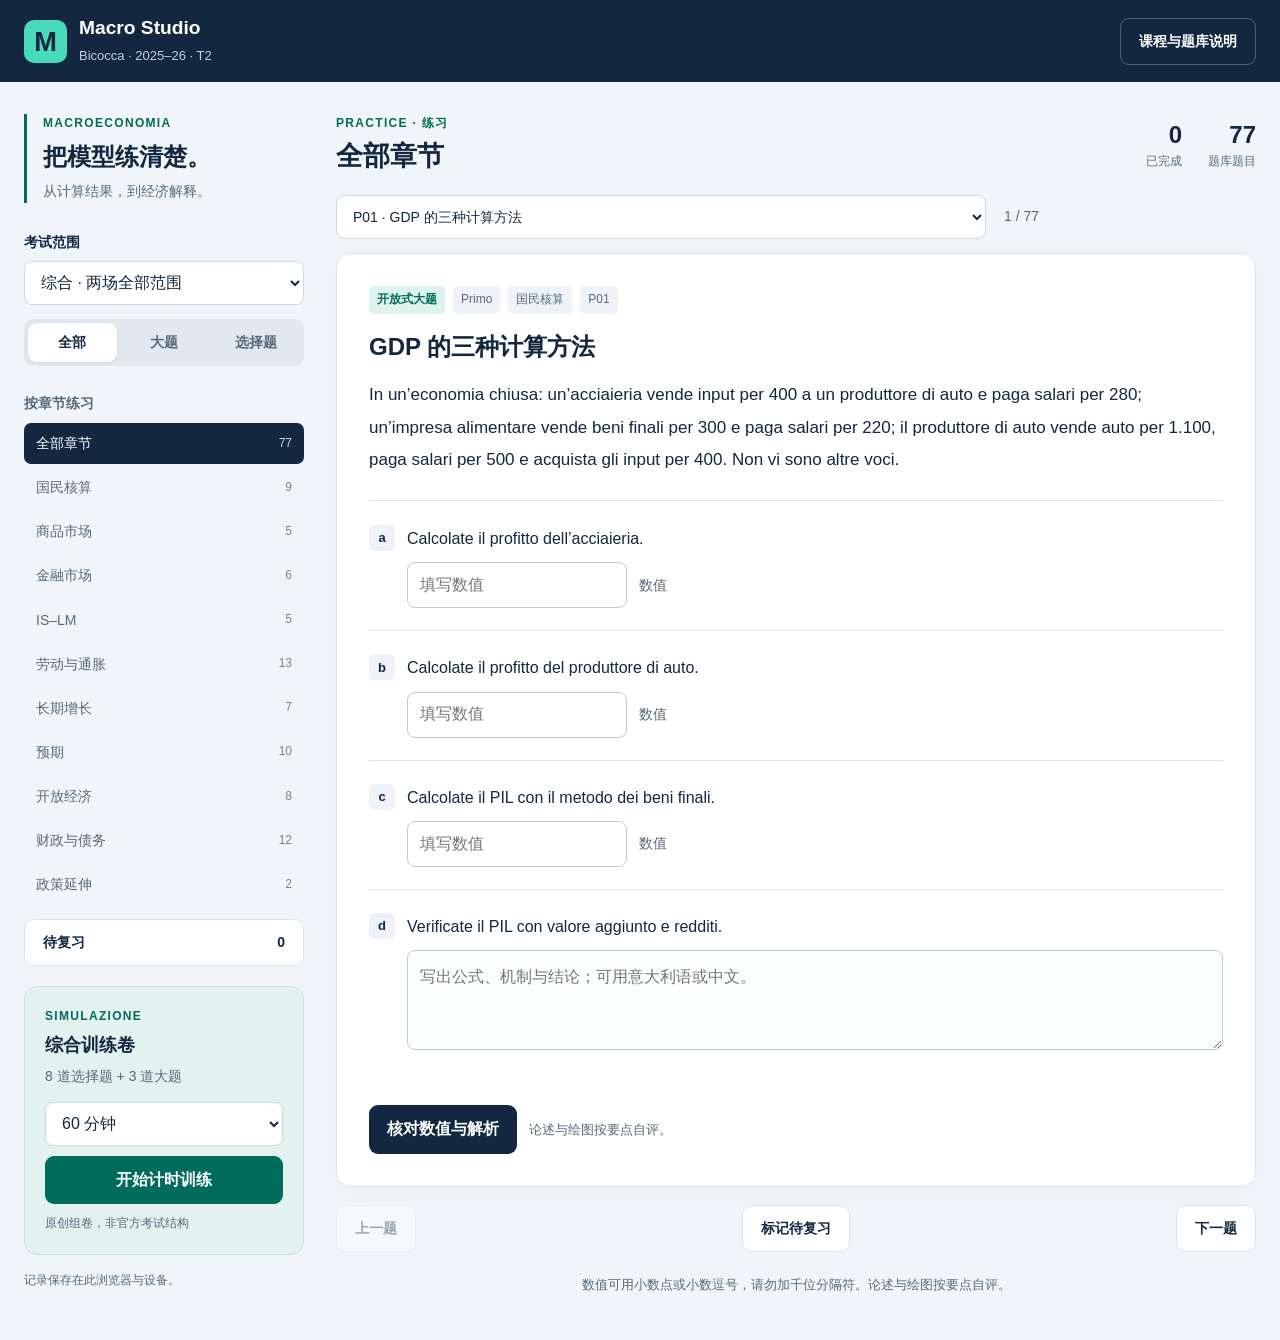
<file: index.html>
<!doctype html>
<html lang="zh-CN">
<head>
 <meta charset="utf-8"><meta name="viewport" content="width=device-width,initial-scale=1">
 <title>Macro Studio · Bicocca 宏观练习</title>
 <meta name="description" content="2025–26 Bicocca 宏观经济学个人练习：37 道大题、40 道原创选择题、中文解析与综合训练。">
 <link rel="icon" type="image/svg+xml" href="data:image/svg+xml,%3Csvg xmlns='http://www.w3.org/2000/svg' viewBox='0 0 32 32'%3E%3Crect width='32' height='32' rx='7' fill='%23132840'/%3E%3Cpath d='M7 23V9h3l6 8 6-8h3v14h-4v-8l-5 6-5-6v8z' fill='%2348dbba'/%3E%3C/svg%3E">
 <style>:root{color-scheme:light;--ink:#132840;--muted:#57687a;--accent:#006c59;--mint:#48dbba;--line:#dce4eb;--paper:#fff;--bg:#f1f5f9;--red:#a52b39;--redbg:#fff0f1;--greenbg:#e6f6f0;font-family:Inter,"Segoe UI","Microsoft YaHei",sans-serif;font-size:16px}*{box-sizing:border-box}body{margin:0;background:var(--bg);color:var(--ink);line-height:1.65}button,input,textarea,select{font:inherit}button,select,.import-label{cursor:pointer}button{border:0;border-radius:9px;background:var(--ink);color:white;font-weight:600;padding:11px 18px;transition:background .15s}button:hover{background:#254668}button:disabled{cursor:default;opacity:.4}button:focus-visible,input:focus-visible,select:focus-visible,textarea:focus-visible,a:focus-visible{outline:3px solid #0a9278;outline-offset:3px}.quiet{background:white;border:1px solid var(--line);color:var(--ink)}.quiet:hover{background:#eef4f9}.topbar{background:var(--ink);color:white;min-height:82px;display:flex;align-items:center;justify-content:space-between;gap:20px;padding:16px max(24px,calc((100vw - 1440px)/2));}.topbar .quiet{color:white;background:transparent;border-color:#506177;font-size:.875rem}.brand{display:flex;gap:12px;align-items:center}.brand-icon{width:43px;height:43px;background:var(--mint);color:var(--ink);font-size:1.7rem;font-weight:900;border-radius:10px;display:grid;place-items:center}.brand strong{font-size:1.2rem;display:block;line-height:1.3}.brand span:not(.brand-icon){display:block;font-size:.8125rem;color:#c5d2e0;margin-top:4px}.workspace{max-width:1440px;margin:auto;display:grid;grid-template-columns:280px minmax(0,1fr);gap:32px;padding:32px 24px}.sidebar{align-self:start}.intro{border-left:3px solid var(--accent);padding-left:16px;margin:0 0 28px}.eyebrow{font-size:.75rem;font-weight:700;letter-spacing:.11em;color:var(--accent);display:block}.intro h1{font-size:1.5rem;line-height:1.4;margin:6px 0}.intro p{margin:0;color:var(--muted);font-size:.875rem}label,.side-label{font-size:.875rem;font-weight:600;display:block;margin-bottom:7px}select{width:100%;border:1px solid #cdd8e2;border-radius:8px;color:var(--ink);background:white;padding:10px 12px;min-height:44px}.segmented{display:flex;gap:3px;background:#e1e8ef;padding:4px;border-radius:9px;margin-top:14px}.segmented button{flex:1;padding:8px 4px;background:transparent;color:var(--muted);font-size:.875rem}.segmented button[aria-pressed=true]{background:white;color:var(--ink);box-shadow:0 1px 4px #182d4214}.side-label{margin:26px 0 8px;color:var(--muted)}#topics{display:grid;gap:3px}#topics button{display:flex;justify-content:space-between;align-items:center;padding:9px 12px;background:transparent;color:var(--muted);text-align:left;font-size:.875rem;font-weight:500;border-radius:7px}#topics button[aria-current=true]{background:var(--ink);color:white}#topics button:hover{background:#dfe8f0;color:var(--ink)}#topics button[aria-current=true]:hover{background:#254668;color:white}#topics button span{font-size:.75rem;opacity:.8}.wrong-button{width:100%;display:flex;justify-content:space-between;margin:14px 0 20px;background:white;border:1px solid var(--line);color:var(--ink);font-size:.875rem}.wrong-button.active{border-color:var(--accent);color:var(--accent)}.exam-box{padding:20px;border-radius:13px;background:#e3f1ef;border:1px solid #c7e3dd}.exam-box strong{display:block;font-size:1.125rem;margin-top:4px}.exam-box p{margin:4px 0 14px;font-size:.875rem;color:var(--muted)}.exam-box button{width:100%;background:var(--accent);margin:10px 0}.exam-box small{display:block;font-size:.75rem;color:var(--muted)}.storage-note{font-size:.75rem;color:var(--muted);margin-top:16px}.study{min-width:0}.study-heading{display:flex;align-items:center;justify-content:space-between;gap:16px;margin-bottom:20px}.study-heading h2{margin:4px 0 0;font-size:1.7rem;line-height:1.35}.stats{display:flex;gap:26px;color:var(--muted);font-size:.75rem;text-align:right}.stats b{display:block;color:var(--ink);font-size:1.5rem;line-height:1.4}.question-bar{display:flex;gap:18px;align-items:center;margin-bottom:14px}.question-bar select{max-width:650px;font-size:.875rem}.question-bar>span{white-space:nowrap;color:var(--muted);font-size:.875rem}.question-card{background:white;border:1px solid var(--line);border-radius:15px;padding:32px;box-shadow:0 5px 25px #13284006;min-height:360px}.tags{display:flex;flex-wrap:wrap;gap:8px;margin-bottom:16px}.tag{font-size:.75rem;border-radius:5px;background:#edf3f8;color:var(--muted);padding:4px 8px}.tag.kind{background:#dff3ed;color:var(--accent);font-weight:700}.question-card h3{font-size:1.5rem;line-height:1.4;margin:0 0 16px}.context{font-size:1.0625rem;line-height:1.9;border-bottom:1px solid var(--line);padding-bottom:24px;margin:0 0 24px;white-space:pre-wrap;overflow-wrap:anywhere}.answer-option{display:flex;align-items:flex-start;gap:12px;padding:16px;border:1px solid var(--line);border-radius:10px;font-size:1rem;font-weight:400;margin:10px 0;cursor:pointer}.answer-option:hover{border-color:#8fadb8;background:#f6fafc}.answer-option.selected{border-color:var(--accent);background:#f0faf6}.answer-option.correct{border-color:#00846c;background:var(--greenbg)}.answer-option.incorrect{border-color:#ba4451;background:var(--redbg)}.answer-option input{margin-top:7px;accent-color:var(--accent)}.option-letter{font-size:.8125rem;font-weight:700;color:var(--muted);flex-shrink:0}.answer-option span:last-child{overflow-wrap:anywhere}.part{border-bottom:1px solid var(--line);padding:0 0 22px;margin-bottom:23px}.part:last-of-type{border-bottom:0}.part-head{display:flex;align-items:flex-start;gap:12px}.part-letter{font-size:.8125rem;font-weight:700;min-width:26px;height:26px;background:#edf3f8;display:grid;place-items:center;border-radius:6px;flex-shrink:0}.part-head label{font-size:1rem;font-weight:500;margin:0 0 10px;line-height:1.7}.number-wrap{display:flex;gap:12px;align-items:center;padding-left:38px}.number-wrap input{border:1px solid #bbcbd8;border-radius:8px;min-height:46px;width:220px;max-width:70%;padding:8px 12px}.unit{font-size:.875rem;color:var(--muted)}textarea{width:calc(100% - 38px);margin-left:38px;resize:vertical;min-height:100px;border:1px solid #bbcbd8;border-radius:8px;padding:12px;line-height:1.7;color:var(--ink);background:#fcfdff;font-size:1rem}.part-feedback{font-size:.875rem;margin:10px 0 0 38px}.part-feedback.good{color:var(--accent)}.part-feedback.bad{color:var(--red)}.part-feedback.neutral{color:var(--muted)}.solution{margin:18px 0 0 38px;padding:16px;background:#f0f7f5;border-left:3px solid var(--accent);border-radius:0 8px 8px 0;font-size:1rem;line-height:1.8}.solution p{margin:0;white-space:pre-wrap}.solution strong{display:block;font-size:.875rem;color:var(--accent);margin-bottom:5px}.result{margin:22px 0;background:#edf7f3;padding:18px;border-radius:10px;border:1px solid #cbe5db}.result.bad{background:var(--redbg);border-color:#ecd0d5}.result p{margin:6px 0 0}.action-row{display:flex;gap:12px;align-items:center;flex-wrap:wrap;margin-top:25px}.action-row small{font-size:.8125rem;color:var(--muted)}.pager{display:flex;align-items:center;justify-content:space-between;gap:12px;margin-top:18px}.pager button{font-size:.875rem}.bottom-note{font-size:.8125rem;text-align:center;color:var(--muted);margin-top:22px}.drawing{padding:20px;background:#f5f8fb;border-radius:10px;margin:20px 0}.drawing-head{display:flex;align-items:center;gap:12px;justify-content:space-between;margin-bottom:10px}.drawing-head strong{font-size:.875rem}.drawing-head button{font-size:.8125rem;padding:7px 11px}.drawing canvas{display:block;width:100%;height:260px;background:white;border:1px solid #c8d5e0;border-radius:8px;touch-action:none}.drawing p{font-size:.8125rem;color:var(--muted);margin:8px 0 0}.reference{margin-top:20px}.reference svg{width:100%;max-width:580px;display:block;background:white;border:1px solid var(--line);border-radius:9px}.reference p{font-size:.8125rem;color:var(--muted)}.self-review{margin:18px 0;background:#f4f7fb;padding:18px;border-radius:10px}.self-review p{margin:0 0 12px;font-size:.875rem}.self-review button{font-size:.875rem;margin:4px 8px 0 0}.self-review button.chosen{background:var(--accent);color:white;border-color:var(--accent)}#examStatus:not([hidden]){display:flex;align-items:center;justify-content:space-between;gap:16px;padding:16px 20px;background:var(--ink);color:white;border-radius:11px;margin-bottom:18px}#examStatus .quiet{background:transparent;color:white;border-color:#718195;font-size:.875rem}#timer{font-variant-numeric:tabular-nums;font-size:1.4rem;font-weight:700}.exam-summary{background:white;border:1px solid var(--line);border-radius:12px;padding:20px;margin-bottom:18px}.exam-summary h3{margin:0 0 7px}.exam-summary p{margin:4px 0}.exam-links{display:flex;flex-wrap:wrap;gap:8px;margin-top:15px}.exam-links button{font-size:.875rem;padding:8px 12px}.empty{text-align:center;padding:70px 20px}.empty h3{font-size:1.3rem}.empty p{color:var(--muted)}dialog{max-width:650px;width:calc(100% - 32px);border:1px solid var(--line);border-radius:16px;color:var(--ink);padding:28px;max-height:85vh}dialog::backdrop{background:#13284099}.dialog-top{display:flex;align-items:center;justify-content:space-between;gap:16px}.dialog-top h2{font-size:1.4rem;margin:0}.dialog-top button{font-size:.875rem}dialog p{margin:18px 0;font-size:.9375rem}a{color:var(--accent)}.backup-actions{display:flex;gap:10px;align-items:center}.backup-actions button,.import-label{font-size:.875rem}.import-label{margin:0;padding:9px 15px;border:1px solid var(--line);border-radius:8px}#toast{position:fixed;bottom:24px;left:50%;transform:translateX(-50%);background:var(--ink);color:white;border-radius:9px;padding:11px 18px;max-width:90%;font-size:.875rem;opacity:0;pointer-events:none;transition:opacity .2s;z-index:20}#toast.show{opacity:1}.sr-only{position:absolute;width:1px;height:1px;margin:-1px;overflow:hidden;clip:rect(0,0,0,0)}[hidden]{display:none!important}
@media(min-width:1100px){.sidebar{position:sticky;top:24px}}
@media(max-width:900px){.workspace{grid-template-columns:220px minmax(0,1fr);gap:20px;padding:24px 16px}.question-card{padding:24px}.intro h1{font-size:1.2rem}.stats{gap:14px}.study-heading h2{font-size:1.45rem}.question-card h3{font-size:1.3rem}}
@media(max-width:700px){.topbar{padding:14px 16px;min-height:72px}.topbar .quiet{padding:8px 10px;font-size:.8125rem}.brand strong{font-size:1rem}.brand-icon{width:36px;height:36px;font-size:1.4rem}.workspace{display:block;padding:20px 14px}.sidebar{margin-bottom:24px}.intro{display:none}.sidebar>label{margin-bottom:6px}.segmented{margin-top:10px}.side-label{margin:15px 0 8px}#topics{display:flex;overflow-x:auto;gap:7px;padding-bottom:8px}#topics button{flex-shrink:0;border:1px solid var(--line);background:white;gap:9px}.wrong-button{margin:8px 0 12px;padding:9px 12px}.exam-box{padding:14px;display:grid;grid-template-columns:minmax(0,1fr) 110px;gap:0 12px}.exam-box .eyebrow{grid-column:1}.exam-box strong{grid-column:1;font-size:1rem}.exam-box p{grid-column:1;font-size:.8125rem;margin-bottom:5px}.exam-box select{grid-column:2;grid-row:1/3;padding:6px;font-size:.875rem}.exam-box button{grid-column:2;grid-row:3/5;font-size:.875rem;padding:8px;margin:0}.exam-box small{grid-column:1}.storage-note{margin:10px 0}.study-heading{margin-bottom:15px}.stats{gap:12px}.stats b{font-size:1.2rem}.study-heading h2{font-size:1.4rem}.question-bar{gap:10px}.question-bar select{min-width:0}.question-card{padding:22px 16px;border-radius:12px}.context{font-size:1rem;line-height:1.8}.part-head{gap:9px}.number-wrap{padding-left:35px}.number-wrap input{max-width:75%}textarea{width:calc(100% - 35px);margin-left:35px}.solution,.part-feedback{margin-left:0}.pager{gap:7px}.pager button{padding:10px 11px;font-size:.8125rem}.drawing{padding:12px}.drawing canvas{height:220px}#examStatus:not([hidden]){padding:12px;flex-wrap:wrap}#examStatus .quiet{padding:8px 10px}.study-heading .eyebrow{font-size:.6875rem}.answer-option{padding:13px;gap:9px}}
@media(prefers-reduced-motion:reduce){*{transition:none!important}}
.import-label[aria-disabled=true]{opacity:.45;pointer-events:none}
</style>
</head>
<body>
 <header class="topbar"><div class="brand"><span class="brand-icon">M</span><div><strong>Macro Studio</strong><span>Bicocca · 2025–26 · T2</span></div></div><button id="aboutBtn" class="quiet">课程与题库说明</button></header>
 <main class="workspace">
  <aside class="sidebar" aria-label="练习设置">
   <div class="intro"><span class="eyebrow">MACROECONOMIA</span><h1>把模型练清楚。</h1><p>从计算结果，到经济解释。</p></div>
   <label for="scope">考试范围</label><select id="scope"><option value="all">综合 · 两场全部范围</option><option value="primo">Primo · 第一次期中</option><option value="secondo">Secondo · 第二次期中</option></select>
   <div class="segmented" aria-label="题型"><button data-type="all" aria-pressed="true">全部</button><button data-type="open" aria-pressed="false">大题</button><button data-type="mcq" aria-pressed="false">选择题</button></div>
   <p class="side-label">按章节练习</p><nav id="topics" aria-label="章节"></nav>
   <button id="wrongBtn" class="wrong-button">待复习 <span id="wrongCount">0</span></button>
   <div class="exam-box"><span class="eyebrow">SIMULAZIONE</span><strong>综合训练卷</strong><p>8 道选择题 + 3 道大题</p><label class="sr-only" for="duration">训练时长</label><select id="duration"><option value="60">60 分钟</option><option value="45">45 分钟</option><option value="90">90 分钟</option></select><button id="startExam">开始计时训练</button><small>原创组卷，非官方考试结构</small></div>
   <p class="storage-note" id="storageNote">记录保存在此浏览器与设备。</p>
  </aside>
  <section class="study" aria-label="答题区">
   <div class="study-heading"><div><span class="eyebrow" id="modeCaption">PRACTICE · 练习</span><h2 id="sectionTitle">全部章节</h2></div><div class="stats"><span><b id="statDone">0</b>已完成</span><span><b id="statTotal">77</b>题库题目</span></div></div>
   <div id="examStatus" hidden></div>
   <div class="question-bar"><label for="questionSelect" class="sr-only">选择题目</label><select id="questionSelect"></select><span id="position"></span></div>
   <article id="question" class="question-card"></article>
   <div class="pager"><button id="prevBtn" class="quiet">上一题</button><button id="markBtn" class="quiet">标记待复习</button><button id="nextBtn" class="quiet">下一题</button></div>
   <p class="bottom-note">数值可用小数点或小数逗号，请勿加千位分隔符。论述与绘图按要点自评。</p>
  </section>
 </main>
 <dialog id="about"><div class="dialog-top"><h2>课程与题库说明</h2><button id="closeAbout" class="quiet">关闭</button></div><p><strong>Macroeconomia e Politiche Economiche · T2</strong><br>2526-2-E3303M010-T2 · Luca Corazzini / Lucia Dalla Pellegrina</p><p>37 道大题依据两份复习资料的主题与推理方式编写；40 道选择题为原创训练。数值、措辞及部分设定作了调整，答案独立复核。本网站不是大学或教授发布的官方试题。</p><p>Primo：国民核算、商品市场、金融市场、IS–LM、劳动市场、Phillips、IS–LM–PC、Solow。Secondo：预期、开放经济、财政债务；选择题另覆盖大纲中的李嘉图等价与非常规货币政策。</p><p>官方大纲仅说明笔试，未确定选择题比例、题数或时长。网站中的计时和组卷是练习设置。</p><p>数值小问自动检查；开放论述与图形请参考解析自评，不计入选择题分数。汇率统一注明报价；百分比、百分点与小数输入按每问的单位填写。</p><p><a href="https://elearning.unimib.it/course/info.php?id=60793" target="_blank" rel="noopener">查看官方课程大纲</a></p><p>材料：Esercitazione di ripasso, I esame intermedio；Esercitazione ripasso per secondo esame intermedio – CON SOLUZIONI。网站没有上传原 PDF。</p><p>答题记录仅保存在当前浏览器。可导出备份，清理浏览器或改用其他设备时需重新导入。</p><div class="backup-actions"><button id="exportBtn" class="quiet">导出答题记录</button><label class="import-label" for="importFile">导入记录</label><input type="file" id="importFile" accept="application/json,.json" hidden></div><p id="backupMessage" role="status"></p></dialog>
 <dialog id="confirmPanel" aria-labelledby="confirmTitle"><div class="dialog-top"><h2 id="confirmTitle"></h2></div><p id="confirmText"></p><div class="backup-actions"><button id="confirmCancel" class="quiet">继续答题</button><button id="confirmProceed">确认</button></div></dialog>
 <div id="toast" role="status" aria-live="polite"></div>
 <script>/* Original practice variants. Numeric answers use the units shown on each part. */
const TOPICS = [
 ['accounts','国民核算','Contabilità nazionale'],['goods','商品市场','Mercato dei beni'],
 ['finance','金融市场','Mercati finanziari'],['islm','IS–LM','IS–LM'],
 ['labor','劳动与通胀','Lavoro · Phillips · IS–LM–PC'],['growth','长期增长','Crescita · Solow'],
 ['expectations','预期','Aspettative'],['open','开放经济','Economia aperta'],
 ['fiscal','财政与债务','Politica fiscale'],['policy','政策延伸','Estensioni del syllabus']
];
const BANK = [];
const N=(text,answer,solution,unit='',tol=0.02)=>({text,answer,solution,unit,tol});
const T=(text,solution)=>({text,solution});
function O(id,topic,title,context,parts,graph=null){BANK.push({id,type:'open',scope:id.startsWith('P')?'primo':'secondo',topic,title,context,parts,graph});}
function M(id,scope,topic,title,context,options,explanation){
 const rotate=Number(id.slice(1))%4;
 const shuffled=options.slice(rotate).concat(options.slice(0,rotate));
 BANK.push({id,type:'mcq',scope,topic,title,context,options:shuffled,correct:(4-rotate)%4,explanation,extension:['Q30','Q38','Q39'].includes(id)});
}
O('P01','accounts','GDP 的三种计算方法','In un’economia chiusa: un’acciaieria vende input per 400 a un produttore di auto e paga salari per 280; un’impresa alimentare vende beni finali per 300 e paga salari per 220; il produttore di auto vende auto per 1.100, paga salari per 500 e acquista gli input per 400. Non vi sono altre voci.',[
 N('Calcolate il profitto dell’acciaieria.',120,'利润 = 400 − 280 = 120。'),N('Calcolate il profitto del produttore di auto.',200,'利润 = 1,100 − 500 − 400 = 200。'),N('Calcolate il PIL con il metodo dei beni finali.',1400,'最终产品法：300 + 1,100 = 1,400。钢材已包含在汽车价值内。'),T('Verificate il PIL con valore aggiunto e redditi.','增加值法：400 + 300 + (1,100 − 400) = 1,400。收入法：工资 1,000 + 利润 (120 + 80 + 200) = 1,400。')]);
O('P02','accounts','名义、实际 GDP 与平减指数','Due beni A e B. Anno 0: qA=10, pA=5, qB=20, pB=2. Anno 1: qA=12, pA=6, qB=18, pB=3. L’anno base è 0.',[
 N('Calcolate il PIL nominale nell’anno 1.',126,'12 × 6 + 18 × 3 = 126。'),N('Calcolate il PIL reale nell’anno 1.',96,'按基年价格：12 × 5 + 18 × 2 = 96。'),N('Calcolate il deflatore nell’anno 1, base 100.',131.25,'126 / 96 × 100 = 131.25。'),N('Calcolate la crescita reale rispetto all’anno 0, in %. ',6.6666667,'基年 GDP = 90；(96 / 90 − 1) × 100 = 6.67%。','%',0.05)]);
O('P03','accounts','CPI 与购买力','Il paniere fisso contiene 10 unità di A e 5 di B. Nell’anno base i prezzi sono 4 e 8; nell’anno successivo sono 5 e 9. Il reddito nominale cresce del 5%.',[
 N('Calcolate l’IPC nell’anno successivo, base 100.',118.75,'基年篮子 80，次年 95；95 / 80 × 100 = 118.75。'),N('Calcolate il tasso d’inflazione.',18.75,'CPI 由 100 到 118.75，通胀 18.75%。','%'),N('Calcolate la variazione ESATTA del reddito reale.',-11.578947,'实际增长 = (1.05 / 1.1875 − 1) × 100 = −11.58%；不能把差值近似当成精确值。','%',0.05)]);
O('P04','accounts','中间品进出口与增加值','A vende 900 ai consumatori, 300 all’estero e 400 a B; importa input per 200. B vende 700 ai consumatori e 500 all’estero; acquista input da A per 400 e importa input per 100. Nessun’altra produzione o scambio.',[
 N('Calcolate il valore aggiunto di A.',1400,'A 的产出 1,600，减去进口中间投入 200，增加值 1,400。'),N('Calcolate il valore aggiunto di B.',700,'B 的产出 1,200 − 国内中间投入 400 − 进口投入 100 = 700。'),N('Calcolate il PIL.',2100,'增加值总和 2,100；支出法 (900 + 700) + (300 + 500) − (200 + 100) = 2,100。'),T('Perché gli input esportati entrano nel PIL, mentre quelli importati sono sottratti?','出口属于对国外的最终支出，计入本国生产；进口投入由国外生产，需要剔除。国内 A→B 的交易在 B 的增加值中扣除，避免重复计算。')]);
O('P05','accounts','GDP 数据的经济解释','Il PIL nominale è 1.200 milioni, il deflatore è 1,20 (base 1) e la popolazione è 50.000. Nell’anno precedente il PIL reale era 980 milioni e la popolazione 49.000.',[
 N('Calcolate il PIL reale, in milioni.',1000,'1,200 / 1.20 = 1,000 百万。','百万'),N('Calcolate il PIL reale pro capite, in euro.',20000,'1,000,000,000 / 50,000 = 20,000 欧元。','€'),T('Il PIL reale e il PIL reale pro capite raccontano la stessa variazione?','实际 GDP 增长约 2.04%，人口也增长约 2.04%；人均实际 GDP 都是 20,000 欧元，保持不变。人均 GDP 也不能完整衡量福利或收入分配。')]);
O('P06','goods','商品市场与平衡预算','C=100+0,6(Y−T); I=150+0,2Y−1.000i; G=200; T=100. Usate i=0,05 per il 5%. Il tasso rimane fisso.',[
 N('Calcolate Y per i=5%.',1700,'0.2Y = 100 − 60 + 150 + 200 − 50 = 340；Y = 1,700。'),N('Calcolate il moltiplicatore di G, a i fisso.',5,'1 / (1 − 0.6 − 0.2) = 5。'),N('Se G e T aumentano entrambi di 100, quanto varia Y?',200,'ΔY = 5 × (100 − 0.6 × 100) = 200。'),T('Commentate: un bilancio invariato implica Y invariato.','错误。政府支出全额进入需求，税收经边际消费倾向影响消费；预算余额不变，并不意味着需求不变。')], 'goods');
O('P07','goods','储蓄变化与需求','C=200+0,5(Y−200); I=200+0,3Y−1.000i; G=300; i=0,05. Considerate il tasso esogeno.',[
 N('Calcolate il reddito d’equilibrio.',2750,'Z = 550 + 0.8Y，Y = 550 / 0.2 = 2,750。'),N('Calcolate il risparmio privato.',1075,'C = 1,475；S = Y − T − C = 2,750 − 200 − 1,475 = 1,075。'),N('Se c₀ diminuisce di 100, calcolate il nuovo risparmio privato.',925,'Y′ = 2,250，C′ = 100 + 0.5 × 2,050 = 1,125；S′ = 2,250 − 200 − 1,125 = 925。'),T('Spiegate l’effetto sul risparmio aggregato e sugli investimenti.','消费自主项下降使产出下降 500，投资因依赖收入下降 150，私人储蓄也下降 150。政府储蓄 T−G=−100 不变，总储蓄从 975 降至 825，始终等于投资。不能套用“投资固定时储蓄不变”的特例。')], 'goods');
O('P08','finance','货币市场的调整机制','La domanda di moneta è Mᵈ=€Y·L(i); l’offerta di moneta è inizialmente fissa. Il reddito nominale diminuisce.',[
 T('Rappresentate l’effetto su domanda di moneta e tasso d’interesse.','货币需求向左移动，货币供给保持不变，均衡利率下降。'),T('Descrivete il passaggio al nuovo equilibrio tramite il mercato dei titoli.','原利率下出现超额货币供给，人们购买债券；债券价格上升、收益率下降，直到货币需求再次等于供给。'),T('Nel nuovo equilibrio la quantità di moneta detenuta è necessariamente inferiore?','不是。供给固定时，新均衡持有量仍等于原货币供给，变化的是均衡利率。')], 'money');
O('P09','finance','现金比例与货币乘数','Mᵈ=200−1.000i; H=90; c è la quota di moneta detenuta in contante e θ il rapporto riserve/depositi. M=H/[c+θ(1−c)].',[
 N('Con c=0,5 e θ=0,2, calcolate il moltiplicatore.',1.6666667,'1 / [0.5 + 0.2 × 0.5] = 1.6667。','',0.01),N('Calcolate il tasso i di equilibrio, in %. ',5,'M = 150；200 − 1,000i = 150 → i = 0.05 = 5%。','%'),N('Se la BC vende titoli per 12 e H diventa 78, calcolate il nuovo i.',7,'M′ = 130，i′ = (200 − 130) / 1,000 = 7%。','%'),T('Confrontate c=1 con θ=1.','两种情况下乘数都等于 1。c=1 表示全部持有现金；θ=1 表示存款全部作为准备金，不能通过放贷扩张货币。')]);
O('P10','finance','货币与基础货币','Un sistema bancario ha riserve R=60, circolante CI=240 e depositi D=600.',[
 N('Calcolate θ=R/D.',0.1,'60 / 600 = 0.10。','比例',0.001),N('Calcolate M.',840,'M = CI + D = 840。'),N('Calcolate H.',300,'H = CI + R = 300。'),N('Calcolate il moltiplicatore M/H.',2.8,'840 / 300 = 2.8。'),T('Definite c e calcolatelo.','c 是现金占广义货币的比例，240 / 840 = 2/7 ≈ 0.2857。不是现金/存款比率。')]);
O('P11','islm','IS–LM 均衡与政策组合','C=0,6(Y−T); I=300−12i; T=G=200; M/P=750; LM: M/P=Y−10i. In QUESTO esercizio i è in punti percentuali: i=5 significa 5%.',[
 N('Calcolate il tasso d’interesse di equilibrio.',5,'IS：Y = 950 − 30i；LM：Y = 750 + 10i；200 = 40i → i = 5。','%'),N('Calcolate Y.',800,'代入任一方程，Y = 800。'),N('La BC porta i a 8%. Con G fisso, quali tasse mantengono Y=800?',140,'800 = 0.6(800 − T) + 300 − 12 × 8 + 200；T = 140。央行调整货币供给以达到新政策利率。'),T('Qual è il saldo pubblico dopo il cambiamento?','T − G = −60，为 60 的赤字。利率上升抑制投资，减税支持消费以抵消其影响。')], 'islm');
O('P12','islm','保持产出、改善财政余额','C=100+0,6(Y−T); I=100−10i; G=T=100; LM: M/P=Y−10i e M/P=500. i è espresso in punti percentuali.',[
 N('Calcolate Y iniziale.',528.5714286,'IS：Y = 600 − 25i；LM：Y = 500 + 10i；i = 100/35，Y = 528.57。','',0.05),N('Calcolate i iniziale.',2.8571429,'i = 100 / 35 = 2.857%。','%',0.03),N('Se ΔT=50, quale ΔG mantiene invariata la IS?',30,'保持自主需求：ΔG = c₁ΔT = 0.6 × 50 = 30。'),T('Di quanto migliora il saldo pubblico?','Δ(T − G) = 50 − 30 = 20。尽管支出也上升，税收增加更多；IS 与 LM 都不变，产出、利率不变。')], 'islm');
O('P13','islm','风险溢价、挤兑与政策限制','Nel modello IS–LM esteso, I=I(Y,r+x). La BC fissa il tasso r, quindi la LM è orizzontale. Un peggioramento della solvibilità bancaria aumenta x.',[
 T('Come cambiano IS, LM, Y e r?', '投资融资成本 r+x 上升，IS 左移；在央行政策利率不变的假设下 LM 不变，Y 下降，r 不变。'),T('Quale intervento monetario può sostenere Y?', '降低政策利率，使水平 LM 下移，刺激投资；若存在零利率下限或传导受阻，未必能完全恢复原产出。'),T('Commentate: la BC può sempre annullare la recessione.','错误。政策空间、零利率下限与银行传导障碍都可能限制作用；需要写明预期通胀等假设。')], 'horizontal');
O('P14','labor','WS–PS 与竞争程度','WS: W/P=1−3u. PS: W/P=1/(1+μ). La produttività è 1 e μ=0,2. u è una frazione: 0,05 significa 5%.',[
 N('Calcolate il salario reale.',0.8333333,'PS：1 / 1.2 = 0.8333。','',0.005),N('Calcolate uₙ, in %. ',5.5555556,'1 − 3u = 1/1.2；u = 0.05556 = 5.56%。','%',0.03),N('Se μ aumenta a 0,4, calcolate il nuovo uₙ.',9.5238095,'PS 降至 1/1.4；u = (1 − 1/1.4) / 3 = 9.52%。','%',0.03),T('Spiegate l’effetto della minore concorrenza.','加成上升降低企业允许的实际工资，PS 下移；与 WS 相交的自然失业率上升。')], 'labor');
O('P15','labor','生产率与工资','La produttività è A=2 e μ=0,25. WS: W/P=1,8−2u; PS: W/P=A/(1+μ). u è una frazione.',[
 N('Calcolate il salario reale di equilibrio.',1.6,'A / (1+μ) = 2 / 1.25 = 1.6。'),N('Calcolate uₙ, in %. ',10,'1.6 = 1.8 − 2u → u = 0.10 = 10%。','%'),T('Perché A entra nella PS?','单位产品劳动成本为 W/A；价格 P = (1+μ)W/A，因此 W/P = A/(1+μ)。')], 'labor');
O('P16','labor','工资对失业的敏感度','WS: W/P=0,8−0,7u; PS: W/P=0,5. Una riforma modifica la WS in W/P=0,8−0,9u. u è una frazione.',[
 N('Calcolate uₙ iniziale, in %. ',42.8571429,'u = (0.8 − 0.5) / 0.7 = 0.42857，即 42.86%。模型参数为练习设定。','%',0.05),N('Calcolate il nuovo uₙ, in %. ',33.3333333,'u′ = 0.3 / 0.9 = 0.33333，即 33.33%。','%',0.05),T('Rappresentate e spiegate il cambiamento.','WS 绕截距变陡，给定失业率下要求的实际工资更低；PS 不变，交点向更低的失业率移动。')], 'labor');
O('P17','labor','反通胀的失业代价','πₜ−πₜ₋₁=−0,5(uₜ−6). Inflazione e disoccupazione sono entrambe espresse in punti percentuali.',[
 N('Quale u riduce l’inflazione di 3 punti in un anno?',12,'−3 = −0.5(u−6) → u = 12%。','%'),N('Con u=8%, quanti anni servono per una riduzione di 3 punti?',3,'每年下降 1 个百分点，保持 u=8% 三年可累计下降 3 个百分点。','年'),T('Distinguete una riduzione dell’inflazione da una diminuzione dei prezzi.','通胀下降是价格上涨变慢；只有通胀降至负值，整体价格水平才下降。')]);
O('P18','labor','工资指数化与通胀惯性','πₜ=λπₜ+(1−λ)πₜ₋₁−α(uₜ−uₙ). λ=0,5; α=1,5; uₙ=0,06; u=0,04; πₜ₋₁=0,04. I parametri sono frazioni.',[
 N('Calcolate πₜ, in %. ',10,'Δπ = −1.5/(1−0.5) × (0.04−0.06) = 0.06；πₜ = 0.10。','%'),N('Calcolate πₜ₊₁, con u invariato.',16,'每期通胀增加 6 个百分点，次期 16%。','%'),N('Calcolate πₜ₊₂.',22,'再增加 6 个百分点，得到 22%。','%'),T('Come cambia la sensibilità all’output gap con λ maggiore?','有效斜率为 α/(1−λ)；λ 越大，给定失业缺口导致的通胀变化越大，工资价格反馈更强。')]);
O('P19','labor','连接产出、利率与通胀','L=2.000, uₙ=10%, A=1. IS: Y=2.000−2.500r, con r in frazioni; la BC fissa r=0,10. PC: Δπ=0,1(Y−Yₙ)/L. Un aumento di G sposta l’intercetta IS da 2.000 a 2.200.',[
 N('Calcolate Yₙ.',1800,'Yₙ = A L(1−uₙ) = 1 × 2,000 × 0.9 = 1,800。'),N('Calcolate Y iniziale.',1750,'2,000 − 2,500 × 0.10 = 1,750。'),N('Calcolate rₙ iniziale, in %. ',8,'1,800 = 2,000 − 2,500rₙ → rₙ = 0.08。','%'),N('Dopo lo shock fiscale, con r invariato, calcolate Δπ in punti percentuali.',0.75,'Y′ = 1,950；Δπ = 0.1 × 150 / 2,000 = 0.0075，即 +0.75 个百分点。','百分点',0.01),T('Quale r stabilizza ora l’inflazione?','新自然利率为 (2,200 − 1,800)/2,500 = 16%。央行提高利率使产出回到潜在水平。')], 'pc');
O('P20','labor','滞胀与供给冲击','L’economia è inizialmente in equilibrio di medio periodo. Un aumento permanente del markup riduce Yₙ. Usate IS–LM–PC con tasso di policy.',[
 T('Descrivete l’effetto iniziale su inflazione e output gap.','潜在产出下降；若当前产出未变，缺口变为正，通胀开始上升。'),T('Come può reagire la BC interessata a stabilizzare l’inflazione?','紧缩货币政策提高利率、降低实际产出至新的潜在水平，调整期间出现产出下降与通胀上升。'),T('Perché una stimolazione della domanda non elimina da sola il problema?','需求刺激不能直接恢复供给能力，可能加剧通胀；需要区分需求管理与影响潜在产出的政策。')], 'pc');
O('P21','labor','信心下降与财政抵消','Si parte da Y=Yₙ nel modello IS–LM–PC; LM orizzontale. c₁=0,6. La fiducia riduce c₀ di 100; il governo riduce T di 100.',[
 N('Calcolate la variazione della domanda autonoma.',-40,'ΔA = Δc₀ − c₁ΔT = −100 + 60 = −40。'),T('Come cambiano IS, output gap e inflazione nel breve periodo?','IS 左移，产出低于潜在水平，缺口为负，通胀下降；政策利率不变。'),T('Quale politica può riportare Y al livello naturale? È sempre possibile?','降息可使 LM 下移、扩大投资；受零利率下限等限制，未必总能完全抵消冲击。'),T('A Y ripristinato, la composizione della domanda torna identica?','不会。在原产出下消费净下降 40，需要投资净上升 40 补足；政府支出不变。')], 'horizontal');
O('P22','growth','折旧率与稳态','Nel modello di Solow senza crescita demografica o progresso tecnico: y=√k, s=0,2, δ=0,05. In stato stazionario s√k=δk.',[
 N('Calcolate k* iniziale.',16,'√k* = s/δ = 4，所以 k* = 16。'),N('Se δ sale a 0,10, calcolate il nuovo k*.',4,'√k* = 2，k* = 4。'),T('Rappresentate lo shock e spiegate il percorso.','折旧线变陡，原稳态投资不足以弥补折旧，资本逐步下降；新稳态人均产出由 4 降至 2。')], 'solow');
O('P23','growth','储蓄、消费与黄金律','y=√k, δ=0,1; nessuna crescita demografica o tecnica. Il tasso di risparmio passa da s=0,2 a s=0,4.',[
 N('Calcolate y* iniziale.',2,'k* = (0.2/0.1)² = 4，y* = 2。'),N('Calcolate y* finale.',4,'k* = 16，y* = 4。'),N('Calcolate c* finale.',2.4,'c* = (1−0.4) × 4 = 2.4，原值为 1.6。'),T('Cosa accade al consumo subito e al tasso di crescita di lungo periodo?','资本不能瞬间调整，储蓄率上升当期消费下降。过渡期资本增长加快；无技术进步和人口增长时，最终人均增长率仍为零。'),T('Un s maggiore aumenta sempre c*?','不是。过度储蓄可能降低稳态消费；本函数黄金律为 s=0.5，需比较初始、最终状态，不能只看产出。')], 'solow');
O('P24','growth','有效劳动与增长率','Solow con progresso tecnico gA=2%, crescita del lavoro n=1%, δ=5%; approssimazione δ+n+gA. y=f(k) per unità di lavoro effettivo. Il risparmio diminuisce.',[
 N('Calcolate il tasso di crescita di Y/N sul sentiero bilanciato.',2,'平衡增长路径上，人均/每工人产出按技术进步率增长。','%'),N('Calcolate il tasso di crescita aggregato di Y, con l’approssimazione del corso.',3,'总产出增长率约 n + gA = 3%。','%'),T('Come cambiano k*=K/(AN) e la crescita durante la transizione?','储蓄率降低使有效劳动单位资本稳态下降。过渡期每工人产出增长慢于 gA；最终增长率恢复到 2%，水平低于原路径。')], 'solow');
O('P25','growth','收敛与技术进步','Il prodotto per lavoratore cresce del 3% e l’occupazione cresce dell’1%.',[
 N('Se l’economia è sul sentiero bilanciato, calcolate gA.',3,'平衡增长路径上 g(Y/N)=gA，因此 gA=3%。','%'),N('Calcolate la crescita aggregata approssimata di Y.',4,'gY ≈ gN + gA = 1% + 3% = 4%。','%'),T('Se k è inferiore a k*, cosa aggiunge la convergenza alla crescita di Y/N?','低于稳态时资本深化对增长有额外贡献；在其他条件相同时，每工人产出的增长可高于技术进步率。')]);
O('S01','expectations','终身财富与消费平滑','Ricchezza finanziaria=60.000 euro; valore attuale della ricchezza umana=1.140.000 euro. Restano 30 anni. Assumete r=0, nessun lascito e nessun vincolo di credito. Reddito corrente=25.000 euro.',[
 N('Calcolate la ricchezza totale.',1200000,'60,000 + 1,140,000 = 1,200,000 欧元。','€'),N('Calcolate il consumo annuo costante.',40000,'1,200,000 / 30 = 40,000；题设 r=0。','€'),N('Quanto va preso a prestito quest’anno?',15000,'40,000 − 25,000 = 15,000 欧元。','€'),N('Una vincita inattesa di 9.000 aumenta il consumo annuo di quanto?',300,'新增财富在剩余 30 年平滑消费：9,000/30 = 300 欧元/年。','€/年')]);
O('S02','expectations','短期降息与收益率曲线','Nella teoria delle aspettative, ignorate premi a termine e usate iₙ≈media dei tassi brevi attuali e attesi. Il tasso breve corrente scende da 4% a 2%; tutti i tassi brevi FUTURI attesi restano al 4%.',[
 N('Calcolate il rendimento a due periodi dopo lo shock.',3,'(2% + 4%) / 2 = 3%。','%'),N('Calcolate il rendimento a quattro periodi.',3.5,'(2 + 4 + 4 + 4)/4 = 3.5%。','%'),T('Rappresentate la nuova curva e spiegate perché lo spostamento non è parallelo.','期限 n 的收益率下降 2/n 个百分点；越短期限受当前降息影响越大。未来短期利率预期没有改变。')], 'yield');
O('S03','expectations','从收益率反推预期','Usate la teoria delle aspettative senza premio a termine, nella forma approssimata. i₁=3%, i₂=3,5%, i₃=4%.',[
 N('Calcolate il tasso breve atteso nel periodo 2.',4,'i₂ᵉ = 2 × 3.5 − 3 = 4%。','%'),N('Calcolate il tasso breve atteso nel periodo 3.',5,'i₃ᵉ = 3 × 4 − 2 × 3.5 = 5%。','%'),T('Interpretate la struttura a termine.','在无期限溢价的假设下，市场预期短期利率由 3% 升至 4%、5%。不能在未控制期限溢价时把真实曲线完全解释为政策预期。')]);
O('S04','expectations','未来政策如何影响当期','Usate IS–LM con aspettative, LM corrente orizzontale e inflazione attesa nulla. Considerate un annuncio credibile di espansione monetaria FUTURA.',[
 T('Come cambiano tassi futuri attesi e domanda corrente?','未来利率预期下降可能提高未来收入预期，支持当期消费与投资；当期 IS 右移。'),T('Il tasso di policy corrente deve diminuire?','不必。题设当期政策不变，水平 LM 不动，当期利率不变但产出上升。'),T('Che cosa cambia se l’annuncio non è credibile?','若未改变预期，预期渠道可能几乎不起作用；需要区分政策宣布、预期改变与实际执行。')], 'horizontal');
O('S05','expectations','政策与股票价格','Un titolo paga un unico dividendo atteso D=110 tra un periodo. Nessun premio per il rischio. Q=D/(1+r). Il tasso è inizialmente 10%.',[
 N('Calcolate Q iniziale.',100,'110 / 1.10 = 100。'),N('Se r scende al 5% e D resta 110, calcolate Q.',104.7619048,'110 / 1.05 = 104.76。','',0.05),N('Se invece D scende a 99 e r resta 10%, calcolate Q.',90,'99 / 1.10 = 90。'),T('Una recessione e un taglio dei tassi implicano necessariamente Q maggiore?','不一定。预期股息减少降低价格，贴现率下降提高价格，净效应取决于幅度，也可能受风险溢价影响。')]);
O('S06','open','利率平价与汇率方向','E indica unità di valuta estera per UNA unità di valuta domestica. E=1,5; Eᵉ=1,425; i*=4%. Usate i≈i*−(Eᵉ−E)/E.',[
 N('Calcolate il tasso domestico i.',9,'预期本币贬值 5%，i ≈ 4% − (−5%) = 9%。','%'),T('Se i>i*, il titolo domestico è necessariamente più conveniente in valuta comune?','不是。预期本币贬值抵消名义利率优势；满足 UIP 时，共同货币下的预期回报相等。'),T('Precisate la convenzione di E e il significato di Eᵉ<E.','E 为本币可换外币数量，E 下降表示本币贬值。采用倒数报价时升贬值方向也要相应转换。')]);
O('S07','open','从利差推断汇率预期','Il tasso domestico è 3%, quello estero è 5%; E è valuta estera per unità domestica. Usate UIP approssimata.',[
 N('Calcolate la variazione percentuale attesa di E.',2,'(Eᵉ−E)/E ≈ i*−i = 2%，本币预期升值。','%'),N('Se E=1,20, calcolate Eᵉ.',1.224,'1.20 × 1.02 = 1.224。','',0.002),T('Perché un tasso domestico più basso può essere compatibile con UIP?','本币预期升值可补偿更低的国内利率，使预期共同货币回报相同。')]);
O('S08','open','开放经济的连续计算','C=100+0,6(Y−100); I=100−1.000i; G=200; X=100; IM=0,1Y (già in beni domestici). LM: 400=0,5Y−1.000i. i*=4%; E=1; UIP approssimata. i è una frazione.',[
 N('Calcolate Y di equilibrio.',840,'IS：0.5Y=440−1,000i；LM：1,000i=0.5Y−400；联立得到 Y=840。'),N('Calcolate i, in %. ',2,'i=(420−400)/1,000=0.02，即 2%。','%'),N('Calcolate NX.',16,'100 − 0.1 × 840 = 16，为贸易顺差。'),N('Calcolate Eᵉ.',1.02,'0.02 = 0.04 − (Eᵉ−1)；Eᵉ=1.02。','',0.002),T('Spiegate come un apprezzamento tende a influire su NX, a prezzi dati.','E 上升表示本币升值，国内商品相对更贵，通常出口减少、进口增加，NX 下降。该方向依赖通常的贸易反应假设。')], 'islm');
O('S09','fiscal','债务递推与偿债','Bₜ₋₁=0; Gₜ−Tₜ=10 solo nell’anno t. Negli anni t+1 e t+2 il saldo primario è zero. r=10%; il debito va rimborsato a fine t+3. Bₜ=(1+r)Bₜ₋₁+Gₜ−Tₜ.',[
 N('Calcolate Bₜ.',10,'初始债务为零，当期赤字 10，Bₜ=10。'),N('Calcolate Bₜ₊₂.',12.1,'Bₜ₊₁=11；Bₜ₊₂=12.1。'),N('Quale avanzo primario serve in t+3?',13.31,'T−G = 1.1 × 12.1 = 13.31，偿还本金及最后一期利息。'),T('Distinguete stock di debito, deficit totale e saldo primario.','债务是时点存量；总赤字为本期流量，包含利息；初级赤字 G−T 不含利息。题设下债务变化等于总赤字。')]);
O('S10','fiscal','持续减税与债务稳定','Debito iniziale nullo. Il governo riduce T di 2 nel primo anno e di un ulteriore 1 nel secondo; i tagli sono permanenti e G invariato. r=1%.',[
 N('Calcolate B dopo il primo anno.',2,'第一年初级赤字为 2。'),N('Calcolate B dopo il secondo anno.',5.02,'1.01 × 2 + 3 = 5.02。'),N('Calcolate B dopo il terzo anno.',8.0702,'1.01 × 5.02 + 3 = 8.0702。','',0.001),N('Quale avanzo primario azzera B alla fine del quarto anno?',8.150902,'1.01 × 8.0702 = 8.150902。','',0.001),T('Con un debito di 2, un saldo primario nullo basta a stabilizzare B?','不够。利息支出使债务增至 2.02；保持债务存量不变需要初级盈余 rB = 0.02。')]);
O('S11','fiscal','债务率、利率与风险','b₀=B/Y=1; deficit nominale/PIL=4%; i=10%; π=7%; g=2%. Usate r≈i−π e bₜ=(1+r−g)bₜ₋₁+d, con d=(G−T)/Y costante. I dati del primo anno sono approssimati come nel corso.',[
 N('Calcolate d, in %. ',-6,'d = 4% − 10% × 1 = −6%，表示初级盈余。','%'),N('Calcolate il deficit totale corretto per inflazione/PIL.',-3,'r≈3%；r b + d = 3% − 6% = −3%。这是经通胀调整的总余额，不能称为另一个初级余额。','%'),N('Calcolate b₁, in %. ',95,'b₁ = 1.01 × 1 − 0.06 = 0.95，即 95%。下降 5 个百分点。','%'),N('Iterate la stessa relazione per 10 anni: calcolate b₁₀.',47.6889373,'逐期应用 bₜ=1.01bₜ₋₁−0.06，得 b₁₀≈0.476889。不能改成每年乘以 0.95。','%',0.05),T('Una svalutazione attesa aumenta i a 20%, con π invariata e g=−2%: calcolate Δb al valore iniziale b=1.','r≈13%；Δb≈(0.13−(−0.02))×1−0.06=0.09，债务率增加 9 个百分点。题设初级余额仍保持 −6%。')]);
O('S12','fiscal','债务率的固定点与稳定性','r=10%; g=9%; avanzo primario/PIL=10%. Usate bₜ=(1+r−g)bₜ₋₁−0,10 e b₀=1.',[
 N('Calcolate il valore fisso b* che lascia b invariato.',10,'b*=1.01b*−0.10；0.01b*=0.10 → b*=10，即 1000%。','比例'),N('Calcolate b₁.',0.91,'1.01 × 1 − 0.10 = 0.91。','比例',0.001),N('Calcolate b₂.',0.8191,'1.01 × 0.91 − 0.10 = 0.8191。','比例',0.001),T('Il punto fisso è stabile? Disegnate la retta rispetto alla bisettrice.','斜率 1.01 > 1，固定点不稳定。初始 b=1 低于 b*=10，持续初级盈余使债务率逐步下降；数学模型可延伸到负值，表示政府净资产。')], 'debt');
M('Q01','primo','accounts','增加值','Un’impresa vende per 500 e usa input intermedi per 180. Il suo valore aggiunto è:', ['320','500','680','180'],'增加值 = 产出 − 中间投入 = 320。工资属于增加值的分配，不作为中间投入扣除。');
M('Q02','primo','accounts','出口中间品','Un input prodotto internamente ed esportato:', ['Entra nel PIL tramite le esportazioni','È sempre escluso perché intermedio','È sottratto dal PIL come importazione','Entra solo se consumato in patria'],'该产品由本国生产，出口是国外对本国产品的最终支出。');
M('Q03','primo','accounts','实际 GDP','Il PIL nominale cresce del 10% e il deflatore del 10%. La crescita reale esatta è:', ['0%','10%','20%','−10%'],'1.10/1.10 − 1 = 0。');
M('Q04','primo','accounts','CPI 与平减指数','Quale affermazione è corretta?', ['L’IPC usa un paniere di consumo; il deflatore riguarda la produzione interna','L’IPC esclude sempre i beni importati','Il deflatore usa sempre un paniere fisso di consumatori','IPC e deflatore sono identici per definizione'],'CPI 针对消费篮子，可包含进口消费品；GDP 平减指数针对本国生产的最终产出。');
M('Q05','primo','goods','乘数','C=100+0,6Y; I=50+0,2Y; G è esogena. Il moltiplicatore di G a tasso fisso è:', ['5','2,5','1,25','0,2'],'1/(1−0.6−0.2) = 5，投资的收入效应也进入乘数。');
M('Q06','primo','goods','平衡预算','Con c₁=0,6, investimento fisso e i fisso, ΔG=ΔT=100 implica:', ['ΔY=100','ΔY=0','ΔY=250','ΔY=−100'],'ΔY = (100 − 0.6×100)/(1−0.6)=100。这里与投资依赖收入的题目不同。');
M('Q07','primo','finance','债券与利率','Per un titolo a pagamento futuro fisso, se il prezzo corrente aumenta:', ['Il rendimento diminuisce','Il rendimento aumenta','Il rendimento non cambia mai','La quantità di moneta deve annullarsi'],'固定偿付时价格和收益率反向变化。');
M('Q08','primo','finance','货币供给','CI=200, D=500, R=50. La base monetaria è:', ['250','700','550','750'],'H=CI+R=250；广义货币 M=CI+D=700。');
M('Q09','primo','finance','货币乘数','Con c=0,2 e θ=0,1, il moltiplicatore è circa:', ['3,57','10','5','1,28'],'1/[0.2+0.1(0.8)]=1/0.28≈3.57。');
M('Q10','primo','islm','LM 的设定','Se la BC fissa il tasso di policy nel modello del corso, la LM è:', ['Orizzontale al tasso scelto','Sempre verticale','Sempre inclinata negativamente','Assente perché non esiste moneta'],'在目标利率设定下，央行调整货币供给以维持该利率，LM 水平；固定货币供给模型则不同。');
M('Q11','primo','islm','风险溢价','Con I=I(Y,r+x) e r fissato, un aumento di x tende a:', ['Spostare IS a sinistra e ridurre Y','Spostare IS a destra','Ridurre il costo del credito','Spostare automaticamente LM in basso'],'融资利率 r+x 上升抑制投资，IS 左移；当期政策利率不变。');
M('Q12','primo','labor','工资定价','Con A=2 e μ=0,25, la PS implica W/P=', ['1,6','2,5','0,625','0,8'],'W/P=A/(1+μ)=2/1.25=1.6。');
M('Q13','primo','labor','通胀缺口','Con πₜ−πₜ₋₁=−0,5(uₜ−6), se uₜ=8%:', ['L’inflazione scende di 1 punto','L’inflazione scende dell’8%','Il livello dei prezzi scende certamente','L’inflazione sale di 1 punto'],'Δπ=−0.5(8−6)=−1 个百分点。通胀下降不必然意味着价格下降。');
M('Q14','primo','labor','自然利率','Il tasso naturale rₙ nel modello IS–LM–PC è quello che:', ['Porta Y a Yₙ e stabilizza l’inflazione','Rende tutti i tassi nominali nulli','Massimizza sempre Y','Elimina ogni forma di disoccupazione'],'使产出等于潜在产出、缺口为零，从而通胀稳定。');
M('Q15','primo','labor','供给冲击','Un aumento permanente del markup, a parità di WS, tende a:', ['Aumentare uₙ e ridurre Yₙ','Ridurre uₙ e aumentare Yₙ','Lasciare invariata PS','Aumentare il salario reale offerto'],'加成增加使 PS 下移，实际工资下降，自然失业率上升、潜在产出下降。');
M('Q16','primo','growth','Solow 稳态','Senza crescita demografica e tecnica, in stato stazionario:', ['sf(k*)=δk*','s=δ per ogni funzione','Il capitale non si deprezza','La crescita pro capite è sempre positiva'],'投资正好弥补折旧，资本每工人不再变化。');
M('Q17','primo','growth','储蓄率提高','Un aumento di s nel Solow standard implica sul sentiero di lungo periodo:', ['Un livello di y più alto, non necessariamente crescita pro capite permanentemente più alta','Una crescita pro capite permanentemente più alta senza progresso tecnico','Consumo più alto immediatamente','Capitale inferiore'],'储蓄率影响稳态水平；持续每工人增长来自技术进步。当期消费反而下降。');
M('Q18','primo','growth','平衡增长路径','Se n=1% e gA=2%, la crescita di Y/N sul sentiero bilanciato è:', ['2%','3%','1%','0%'],'每工人产出增长率为技术进步率；总产出约增长 3%。');
M('Q19','primo','goods','投资对利率的反应','Se I=100−1.000i e i passa da 0,05 a 0,04, a Y dato:', ['I aumenta di 10','I diminuisce di 10','I aumenta di 1.000','I resta invariato'],'ΔI=−1,000×(−0.01)=+10。利率按小数代入。');
M('Q20','primo','labor','指数化','Con Δπ=−α(u−uₙ)/(1−λ), aumentando λ<1:', ['Aumenta la sensibilità di Δπ al gap di disoccupazione','La sensibilità diminuisce','La curva diventa sempre piatta','Il tasso naturale diventa automaticamente zero'],'1−λ 变小，系数绝对值变大。');
M('Q21','secondo','expectations','消费平滑','Con r=0 e 20 anni residui, una ricchezza inattesa di 10.000 aumenta il consumo annuo costante di:', ['500','10.000','200','0'],'新增财富分摊到 20 年，10,000/20=500。');
M('Q22','secondo','expectations','收益率反推','Senza premi a termine, i₁=2% e i₂=3%. Il tasso breve atteso nel secondo periodo è circa:', ['4%','3%','1%','5%'],'2×3−2=4%。');
M('Q23','secondo','expectations','降息与期限','Se solo il tasso breve corrente scende di 2 punti, il rendimento a 4 periodi scende circa di:', ['0,5 punti','2 punti','8 punti','0 punti'],'均值中只有一期变动，2/4=0.5 个百分点。');
M('Q24','secondo','expectations','股票价格','Con dividendi attesi invariati, una riduzione del tasso di sconto tende a:', ['Aumentare il prezzo delle azioni','Diminuire il prezzo delle azioni','Lasciarlo invariato per definizione','Annullare i dividendi'],'贴现率下降提高未来股息现值；若股息或风险溢价同时变化，需分析净效应。');
M('Q25','secondo','expectations','未来政策','Con LM corrente orizzontale, un annuncio credibile di minori tassi futuri può:', ['Aumentare la domanda corrente senza cambiare il tasso corrente','Cambiare solo l’economia futura in ogni caso','Far diventare verticale la LM','Eliminare la dipendenza del consumo dalle aspettative'],'预期渠道可改变当期消费和投资，移动 IS，即使当期利率不变。');
M('Q26','secondo','open','汇率报价','E è valuta estera per unità domestica. Se E aumenta:', ['La valuta domestica si apprezza','La valuta domestica si deprezza','La valuta estera si apprezza necessariamente','Nessun prezzo relativo può cambiare'],'一单位本币换得更多外币，即本币升值。');
M('Q27','secondo','open','UIP','Con i*=4% e deprezzamento domestico atteso del 3%, UIP approssimata richiede:', ['i≈7%','i≈1%','i≈4%','i≈−3%'],'国内利率需高出约 3 个百分点，补偿预期贬值。');
M('Q28','secondo','open','利差与回报','Quando vale UIP, un titolo con tasso nominale maggiore:', ['Non ha necessariamente un rendimento atteso maggiore in valuta comune','È sempre l’investimento migliore','È privo di rischio','Viola necessariamente l’assenza di arbitraggio'],'需要同时计入汇率预期，不能只比较名义利率。');
M('Q29','secondo','open','净出口','A prezzi dati e con reazioni commerciali usuali, un apprezzamento reale tende a:', ['Ridurre NX','Aumentare NX sempre','Lasciare immutate esportazioni e importazioni','Azzerare il reddito estero'],'本国商品相对更贵，出口受抑制、进口受促进。');
M('Q30','secondo','open','政策与汇率制度','Nel Mundell–Fleming standard con perfetta mobilità dei capitali e cambio fisso, una politica monetaria autonoma:', ['È vincolata dalla difesa della parità','È sempre più efficace che a cambio flessibile','Non incontra vincoli','Rende superflui gli interventi valutari'],'为维持固定汇率，央行需干预，货币自主性受资本流动与汇率目标约束。此题为大纲延伸。');
M('Q31','secondo','fiscal','存量与流量','Quale variabile è uno stock?', ['Il debito pubblico a fine anno','Il disavanzo annuale','La spesa pubblica annuale','Gli interessi pagati nell’anno'],'债务是时点存量；赤字、支出与利息支付是期间流量。');
M('Q32','secondo','fiscal','初级余额','Il disavanzo primario è:', ['G−T, escludendo interessi','G−T+iB, includendo interessi','Lo stock di debito','Sempre uguale al disavanzo totale'],'初级余额排除利息；总赤字才包含利息。');
M('Q33','secondo','fiscal','偿债','B=100, r=5%. Per azzerare il debito alla fine dell’anno, serve un avanzo primario di:', ['105','100','5','95'],'B′=1.05×100−盈余=0，因此盈余为105。');
M('Q34','secondo','fiscal','稳定债务率','Usando Δb≈(r−g)b+d, con r=4%, g=2%, b=1, per Δb=0 serve:', ['Un avanzo primario del 2% del PIL','Un disavanzo primario del 2%','Un saldo primario nullo','Un avanzo del 4%'],'d=−(0.04−0.02)×1=−0.02，为初级盈余 2%。');
M('Q35','secondo','fiscal','百分比与百分点','b passa da 100% a 95%. La variazione è:', ['−5 punti percentuali, e −5% relativamente al valore iniziale','−95 punti percentuali','Sempre −5% in ogni anno futuro','+5 punti percentuali'],'首年从100到95，下降5个百分点且相对降幅5%；不意味着以后都按0.95倍变化。');
M('Q36','secondo','fiscal','实际利率','Secondo Fisher approssimato, i=8%, πᵉ=3% implica r≈', ['5%','11%','3%','8%'],'r≈i−πᵉ=5%。精确式为(1+i)/(1+πᵉ)−1，题目要求近似。');
M('Q37','secondo','fiscal','债务递推','Con bₜ=1,01bₜ₋₁−0,06 e b₀=1, b₂ è:', ['0,8995','0,9025','0,95','1,02'],'b₁=0.95；b₂=1.01×0.95−0.06=0.8995。不能把递推替换成0.95²。');
M('Q38','secondo','policy','李嘉图等价','Nell’equivalenza ricardiana, con le ipotesi necessarie, un taglio di imposte finanziato da debito:', ['Può essere risparmiato in previsione di imposte future','Aumenta necessariamente il consumo dello stesso importo','Elimina il vincolo di bilancio pubblico','Non implica mai imposte future'],'理性预期、无流动性约束等条件下，家庭预计未来税收增加并储蓄减税所得。现实中这些假设未必成立。');
M('Q39','secondo','policy','非常规货币政策','Il quantitative easing consiste tipicamente in:', ['Acquisti di attività per influire su rendimenti e condizioni finanziarie','Un aumento automatico delle imposte','Una riduzione del capitale produttivo','La fissazione diretta di ogni prezzo'],'资产购买可影响长期收益率与金融条件；不是央行直接规定所有利率或物价。');
M('Q40','secondo','fiscal','财政可持续性','Un aumento di r a parità di g, b>0 e saldo primario tende a:', ['Peggiorare la dinamica del rapporto debito/PIL','Migliorarla automaticamente','Non influire mai su b','Azzerare il debito'],'Δb≈(r−g)b+d；r 上升使利息与增长差扩大、债务率变化上升。');
</script>
 <script>'use strict';
const KEY='macro-studio-v1';
const $=id=>document.getElementById(id);
const esc=s=>String(s??'').replace(/[&<>"']/g,c=>({'&':'&amp;','<':'&lt;','>':'&gt;','"':'&quot;',"'":'&#39;'}[c]));
const topicName=t=>TOPICS.find(x=>x[0]===t)?.[1]||t;
let data={records:{},exam:null}, storageOK=true;
try{const raw=localStorage.getItem(KEY);if(raw){const parsed=JSON.parse(raw);if(parsed&&parsed.records&&typeof parsed.records==='object')data={records:parsed.records,exam:parsed.exam||null};}}catch{storageOK=false;}
let state={scope:'all',type:'all',topic:'all',wrong:false,index:0};
let toastTimer;
let pendingConfirm=null;
function askConfirm(title,message,action){$('confirmTitle').textContent=title;$('confirmText').textContent=message;pendingConfirm=action;$('confirmPanel').showModal();}
$('confirmCancel').onclick=()=>{$('confirmPanel').close();pendingConfirm=null;};
$('confirmPanel').oncancel=()=>{pendingConfirm=null;};
$('confirmProceed').onclick=()=>{const action=pendingConfirm;pendingConfirm=null;$('confirmPanel').close();action?.();};
function toast(text){$('toast').textContent=text;$('toast').classList.add('show');clearTimeout(toastTimer);toastTimer=setTimeout(()=>$('toast').classList.remove('show'),2400);}
function save(){if(data.exam?.finished)Object.assign(data.records,data.exam.records);try{localStorage.setItem(KEY,JSON.stringify(data));}catch{storageOK=false;}$('storageNote').textContent=storageOK?'记录保存在此浏览器与设备。':'浏览器无法保存记录，请用“课程与题库说明”导出备份。';}
function activeExam(){return !!data.exam&&!data.exam.finished;}
function examView(){return !!data.exam;}
function records(){return examView()?data.exam.records:data.records;}
function record(q){const r=records();return r[q.id]||(r[q.id]={values:{}});}
function numeric(value){if(typeof value!=='string'&&typeof value!=='number')return NaN;let v=String(value).trim();if(!v)return NaN;v=v.replace(/[%€\s]/g,'');if(v.includes(',')&&!v.includes('.'))v=v.replace(',','.');return /^[-+]?\d*(?:\.\d+)?$/.test(v)?Number(v):NaN;}
function evaluate(q,r){
 if(q.type==='mcq')return {correct:Number.isInteger(r.choice)&&r.choice===q.correct,answered:Number.isInteger(r.choice)};
 return q.parts.map((p,i)=>p.answer===undefined?null:{correct:Number.isFinite(numeric(r.values?.[i]))&&Math.abs(numeric(r.values[i])-p.answer)<=p.tol,answered:Number.isFinite(numeric(r.values?.[i]))});
}
function needsManual(q){return q.type==='open'&&(q.graph||q.parts.some(p=>p.answer===undefined));}
function mastered(q,r){if(!r?.checked)return false;if(q.type==='mcq')return evaluate(q,r).correct;return evaluate(q,r).filter(Boolean).every(x=>x.correct)&&(!needsManual(q)||r.self==='mastered');}
function wrong(q,r){if(!r)return false;if(r.marked||r.self==='review')return true;if(!r.checked)return false;return q.type==='mcq'?!evaluate(q,r).correct:evaluate(q,r).filter(Boolean).some(x=>!x.correct);}
function scoped(q){return state.scope==='all'||q.scope===state.scope;}
function list(){if(examView())return data.exam.ids.map(id=>BANK.find(q=>q.id===id)).filter(Boolean);return BANK.filter(q=>scoped(q)&&(state.type==='all'||q.type===state.type)&&(state.topic==='all'||q.topic===state.topic)&&(!state.wrong||wrong(q,data.records[q.id])));}
function current(){return list()[state.index];}
function syncControls(){
 $('scope').value=state.scope;
 document.querySelectorAll('[data-type]').forEach(b=>{b.setAttribute('aria-pressed',String(b.dataset.type===state.type));b.disabled=examView();});
 $('scope').disabled=examView();$('startExam').disabled=examView();$('duration').disabled=examView();$('wrongBtn').disabled=examView();
 $('importFile').disabled=examView();document.querySelector('.import-label').setAttribute('aria-disabled',String(examView()));
 $('wrongBtn').classList.toggle('active',state.wrong);
 $('topics').innerHTML=[['all','全部章节'],...TOPICS.map(t=>[t[0],t[1]])].map(([id,label])=>{
 const count=BANK.filter(q=>scoped(q)&&(id==='all'||q.topic===id)&&(state.type==='all'||q.type===state.type)).length;
 return `<button data-topic="${id}" aria-current="${state.topic===id}" ${examView()||!count?'disabled':''}>${label}<span>${count}</span></button>`;
 }).join('');
 $('topics').querySelectorAll('button').forEach(b=>b.onclick=()=>{state.topic=b.dataset.topic;state.wrong=false;state.index=0;render();});
 $('statDone').textContent=BANK.filter(q=>mastered(q,data.records[q.id])).length;
 $('statTotal').textContent=BANK.length;
 $('wrongCount').textContent=BANK.filter(q=>wrong(q,data.records[q.id])).length;
 $('modeCaption').textContent=examView()?(activeExam()?'SIMULAZIONE · 计时训练':'REVIEW · 训练复盘'):'PRACTICE · 练习';
 $('sectionTitle').textContent=examView()?(data.exam.scope==='all'?'综合训练卷':data.exam.scope==='primo'?'Primo 训练卷':'Secondo 训练卷'):state.wrong?'待复习题目':state.topic==='all'?(state.scope==='all'?'全部章节':state.scope==='primo'?'Primo · 第一次期中':'Secondo · 第二次期中'):topicName(state.topic);
}
function render(){
 syncControls();const items=list();state.index=Math.max(0,Math.min(state.index,items.length-1));
 $('questionSelect').innerHTML=items.map((q,i)=>`<option value="${i}">${q.id} · ${q.title}${mastered(q,records()[q.id])?' ✓':''}</option>`).join('');$('questionSelect').value=state.index;
 $('questionSelect').disabled=!items.length;$('position').textContent=items.length?`${state.index+1} / ${items.length}`:'0 / 0';
 $('prevBtn').disabled=state.index<=0;$('nextBtn').disabled=state.index>=items.length-1;$('markBtn').disabled=!items.length||activeExam();
 renderExam();
 if(!items.length){$('question').innerHTML=`<div class="empty"><span class="eyebrow">PRACTICE</span><h3>${state.wrong?'这个范围暂时没有待复习题':'没有符合条件的题目'}</h3><p>${state.wrong?'做错的选择题、数值小问和主动标记的题目会显示在这里。':'试试切换范围、章节或题型。'}</p></div>`;return;}
 renderQuestion(items[state.index]);
}
function renderQuestion(q){
 const r=record(q),locked=activeExam(),result=r.checked&&!locked?evaluate(q,r):null;
 $('markBtn').textContent=r.marked?'取消待复习标记':'标记待复习';
 let html=`<div class="tags"><span class="tag kind">${q.type==='open'?'开放式大题':'原创选择题'}</span><span class="tag">${q.scope==='primo'?'Primo':'Secondo'}</span><span class="tag">${topicName(q.topic)}</span><span class="tag">${q.id}</span>${q.extension?'<span class="tag">大纲延伸</span>':''}</div><h3>${q.title}</h3><p class="context" lang="it">${esc(q.context)}</p>`;
 if(q.type==='mcq'){
  html+=`<div class="options" role="radiogroup" aria-label="选择答案">`+q.options.map((option,i)=>`<label class="answer-option ${r.choice===i?'selected':''} ${result&&i===q.correct?'correct':''} ${result&&r.choice===i&&!result.correct?'incorrect':''}"><input type="radio" name="answer" value="${i}" ${r.choice===i?'checked':''}><span class="option-letter">${'ABCD'[i]}</span><span lang="it">${esc(option)}</span></label>`).join('')+'</div>';
  if(result)html+=`<div class="result ${result.correct?'':'bad'}" role="status"><strong>${result.correct?'回答正确':result.answered?'再核对一下':'尚未作答'} · 正确选项 ${'ABCD'[q.correct]}</strong><p>${esc(q.explanation)}</p></div>`;
 }else{
  html+=q.parts.map((p,i)=>{
   const f=result?.[i],value=r.values?.[i]??'';
   return `<section class="part"><div class="part-head"><span class="part-letter">${String.fromCharCode(97+i)}</span><label lang="it" for="part-${i}">${esc(p.text)}</label></div>${p.answer!==undefined?`<div class="number-wrap"><input id="part-${i}" data-part="${i}" inputmode="decimal" autocomplete="off" aria-label="第 ${i+1} 小问数值答案" placeholder="填写数值" value="${esc(value)}"><span class="unit">${esc(p.unit||'数值')}</span></div>`:`<textarea id="part-${i}" data-part="${i}" aria-label="第 ${i+1} 小问论述答案" placeholder="写出公式、机制与结论；可用意大利语或中文。">${esc(value)}</textarea>`}${f?`<p class="part-feedback ${f.correct?'good':'bad'}" role="status">${f.correct?'✓ 数值正确':f.answered?'数值需要复核':'请填写数值'}${f.correct?'':` · 参考值 ${format(p.answer)} ${esc(p.unit)}`}</p>`:result?'<p class="part-feedback neutral">论述请对照要点自评。</p>':''}${result?`<div class="solution"><strong>中文解析 · ${String.fromCharCode(97+i)}</strong><p>${esc(p.solution)}</p></div>`:''}</section>`;
  }).join('');
  if(q.graph){html+=`<section class="drawing"><div class="drawing-head"><strong>图形练习 · 自由画图</strong><button id="clearDrawing" class="quiet">清空画布</button></div><canvas id="drawingCanvas" aria-label="图形练习画布，可使用鼠标或手指绘制"></canvas><p>先标坐标轴、曲线与均衡点。也可在论述框描述图形，核对后查看参考示意图。</p>${result?`<div class="reference">${diagram(q)}<p>方向参考示意图，不按本题数值绘制。具体假设和变动请以每问解析为准。</p></div>`:''}</section>`;}
  if(result){const nums=result.filter(Boolean);html+=`<div class="result ${nums.some(x=>!x.correct)?'bad':''}" role="status"><strong>数值小问：${nums.filter(x=>x.correct).length} / ${nums.length} 正确</strong><p>${needsManual(q)?'论述与图形请核对公式、假设、变化方向和结论。':'已显示各小问解析。'}</p></div>`;
   if(needsManual(q))html+=`<div class="self-review"><p>自评：能说明使用的模型、完成计算，并解释或画出正确的传导机制吗？</p><button id="selfMastered" class="quiet ${r.self==='mastered'?'chosen':''}" ${nums.some(x=>!x.correct)?'disabled':''}>已掌握</button><button id="selfReview" class="quiet ${r.self==='review'?'chosen':''}">需要再练</button></div>`;
  }
 }
 html+=locked?'<div class="action-row"><small>答案已自动记录。结束训练后统一核对解析。</small></div>':`<div class="action-row"><button id="checkBtn">${q.type==='mcq'?'核对答案':'核对数值与解析'}</button><small>${q.type==='open'?'论述与绘图按要点自评。':'选一个答案，再核对解释。'}</small></div>`;
 $('question').innerHTML=html;
 $('question').querySelectorAll('input[name=answer]').forEach(el=>el.onchange=()=>{r.choice=Number(el.value);r.checked=false;r.self=null;save();renderQuestion(q);syncControls();});
 $('question').querySelectorAll('[data-part]').forEach(el=>el.oninput=()=>{r.values[el.dataset.part]=el.value;r.self=null;if(r.checked){r.checked=false;document.querySelectorAll('.part-feedback,.solution,.self-review,.reference,.result').forEach(e=>e.remove());}save();syncControls();});
 if(!locked)$('checkBtn').onclick=()=>{if(q.type==='mcq'&&!Number.isInteger(r.choice)){toast('先选择一个答案。');return;}r.checked=true;save();render();};
 if($('selfMastered'))$('selfMastered').onclick=()=>{r.self='mastered';r.marked=false;save();render();};
 if($('selfReview'))$('selfReview').onclick=()=>{r.self='review';save();render();};
 if(q.graph)initDrawing(q,r);
}
function format(n){return Number(n.toFixed(4)).toLocaleString('en-US',{maximumFractionDigits:4});}
function initDrawing(q,r){
 const canvas=$('drawingCanvas'),ctx=canvas.getContext('2d');canvas.width=1000;canvas.height=400;
 function grid(){ctx.fillStyle='white';ctx.fillRect(0,0,1000,400);ctx.strokeStyle='#edf1f5';ctx.lineWidth=1;for(let x=0;x<=1000;x+=40){ctx.beginPath();ctx.moveTo(x,0);ctx.lineTo(x,400);ctx.stroke();}for(let y=0;y<=400;y+=40){ctx.beginPath();ctx.moveTo(0,y);ctx.lineTo(1000,y);ctx.stroke();}}
 grid();if(r.drawing){const im=new Image();im.onload=()=>{if($('drawingCanvas')===canvas)ctx.drawImage(im,0,0);};im.src=r.drawing;}
 let last=null;const point=e=>{const b=canvas.getBoundingClientRect();return[(e.clientX-b.left)*canvas.width/b.width,(e.clientY-b.top)*canvas.height/b.height];};
 canvas.onpointerdown=e=>{if(e.button!==0&&e.pointerType==='mouse')return;e.preventDefault();canvas.setPointerCapture(e.pointerId);last=point(e);};
 canvas.onpointermove=e=>{if(!last)return;const p=point(e);ctx.strokeStyle='#132840';ctx.lineWidth=3;ctx.lineCap='round';ctx.beginPath();ctx.moveTo(...last);ctx.lineTo(...p);ctx.stroke();last=p;};
 const end=()=>{if(last){last=null;r.drawing=canvas.toDataURL('image/png');save();}};canvas.onpointerup=end;canvas.onpointercancel=end;
 $('clearDrawing').onclick=()=>{grid();delete r.drawing;save();};
}
function diagram(q){
 const text=(x,y,s,color='#132840')=>`<text x="${x}" y="${y}" fill="${color}" font-size="17" font-family="Arial,sans-serif">${s}</text>`;
 const path=(d,color='#132840',dash=false)=>`<path d="${d}" fill="none" stroke="${color}" stroke-width="3" ${dash?'stroke-dasharray="7 5"':''}/>`;
 let shapes=path('M65 30 V270 H510','#687d91')+text(46,27,q.graph==='solow'?'y':q.graph==='debt'?'bₜ':q.graph==='labor'?'W/P':q.graph==='goods'?'Z':q.graph==='pc'?'Δπ':'i')+text(498,296,q.graph==='solow'?'k':q.graph==='debt'?'bₜ₋₁':q.graph==='labor'?'u':q.graph==='money'?'M':q.graph==='yield'?'n':'Y');
 if(q.graph==='goods')shapes+=path('M65 270 L450 45','#9dafbd',true)+path('M65 210 L470 65')+path(q.id==='P07'?'M65 240 L470 95':'M65 175 L470 30','#00836b',true)+text(435,80,'ZZ')+text(430,q.id==='P07'?119:40,'ZZ′','#00836b')+text(420,35,'45°');
 if(q.graph==='money')shapes+=path('M350 40 V270')+path('M100 55 L465 220')+path('M100 105 L420 250','#00836b',true)+text(360,52,'Mˢ')+text(445,204,'Mᵈ')+text(365,249,'Mᵈ′','#00836b');
 if(q.graph==='islm')shapes+=path('M90 60 L460 245')+path('M90 240 L460 55','#00836b')+text(445,255,'IS')+text(453,50,'LM','#00836b')+`<circle cx="275" cy="152" r="5" fill="#132840"/>`+text(290,145,'A');
 if(q.graph==='horizontal'){const right=q.id==='S04';shapes+=path('M110 50 L480 235')+path(right?'M180 50 L510 215':'M75 75 L405 240','#00836b',true)+path('M65 155 H505','#687d91')+text(470,253,'IS')+text(right?480:378,225,'IS′','#00836b')+text(470,145,'LM');}
 if(q.graph==='labor'){
 shapes+=path('M65 145 H500','#00836b')+path('M80 65 L450 245')+text(473,135,'PS','#00836b')+text(435,260,'WS')+path('M244 145 V270','#9dafbd',true)+text(229,296,'uₙ');
 if(q.id==='P14')shapes+=path('M65 180 H500','#a52b39',true)+text(470,201,'PS′','#a52b39')+path('M316 180 V270','#a52b39',true)+text(308,296,'uₙ′','#a52b39');
 if(q.id==='P16')shapes+=path('M80 65 L315 245','#a52b39',true)+text(303,260,'WS′','#a52b39')+path('M184 145 V270','#a52b39',true)+text(160,296,'uₙ′','#a52b39');
 }
 if(q.graph==='pc')shapes+=path('M65 190 H500','#9dafbd',true)+path('M95 260 L445 45','#00836b')+path('M209 30 V270','#9dafbd',true)+text(200,296,'Yₙ')+text(448,47,'PC','#00836b')+text(41,196,'0');
 if(q.graph==='solow'){
 shapes+=path('M65 270 Q170 100 485 65')+path('M65 270 Q170 190 485 155','#00836b')+path('M65 270 L485 70','#8d9dab')+text(470,56,'f(k)')+text(467,174,'sf(k)','#00836b')+text(q.id==='P24'?350:450,93,q.id==='P24'?'(δ+n+gA)k':'δk');
 shapes+=q.id==='P22'?path('M65 270 L365 35','#a52b39',true)+text(348,28,'δ′k','#a52b39'):path(q.id==='P23'?'M65 270 Q170 150 485 110':'M65 270 Q170 225 485 210','#a52b39',true)+text(455,q.id==='P23'?115:230,'s′f(k)','#a52b39');
 }
 if(q.graph==='yield')shapes+=path('M65 70 H500','#9dafbd',true)+path('M65 230 Q145 115 500 95','#00836b')+text(385,58,'prima')+text(400,120,'dopo','#00836b');
 if(q.graph==='debt')shapes+=path('M65 270 L490 35','#9dafbd',true)+path('M105 270 L500 30','#00836b')+text(402,64,'45°')+text(387,121,'(1+r−g)b+d','#00836b');
 return `<svg role="img" aria-label="${esc(topicName(q.topic))}参考示意图" viewBox="0 0 550 315">${shapes}</svg>`;
}
function shuffle(arr){const a=[...arr];for(let i=a.length-1;i>0;i--){const v=new Uint32Array(1);crypto.getRandomValues(v);const j=v[0]%(i+1);[a[i],a[j]]=[a[j],a[i]];}return a;}
function startExam(){
 const pool=BANK.filter(scoped),mcqs=pool.filter(q=>q.type==='mcq'),openPool=pool.filter(q=>q.type==='open');
 const choices=state.scope==='all'?[...shuffle(mcqs.filter(q=>q.scope==='primo')).slice(0,4),...shuffle(mcqs.filter(q=>q.scope==='secondo')).slice(0,4)]:shuffle(mcqs).slice(0,8);
 const groups=state.scope==='primo'?[['accounts','goods','finance'],['islm','labor'],['growth']]:state.scope==='secondo'?[['expectations'],['open'],['fiscal']]:[['accounts','goods','finance'],['islm','labor','growth'],['expectations','open','fiscal']];
 const opens=groups.map(topics=>shuffle(openPool.filter(q=>topics.includes(q.topic)))[0]);
 if(state.scope==='all'){
  // Alternate which half gets two open questions, while always covering both halves.
  const v=new Uint32Array(1);crypto.getRandomValues(v);
  if(v[0]%2)opens[1]=shuffle(openPool.filter(q=>q.scope==='secondo'&&q.topic!==opens[2].topic))[0];
 }
 data.exam={scope:state.scope,ids:[...choices,...opens].map(q=>q.id),records:{},end:Date.now()+Number($('duration').value)*60000,finished:false};state.index=0;save();render();toast('训练已开始，结束后显示解析。');
}
function finishExam(expired=false){if(!activeExam())return;$('confirmPanel').close();pendingConfirm=null;data.exam.finished=true;data.exam.expired=expired;data.exam.ids.forEach(id=>{const r=data.exam.records[id]||(data.exam.records[id]={values:{}});r.checked=true;});save();render();toast(expired?'时间到，已保存作答并显示解析。':'训练结束，开始核对解析。');}
function renderExam(){
 const container=$('examStatus');if(!examView()){container.hidden=true;container.innerHTML='';document.querySelector('.exam-summary')?.remove();return;}
 container.hidden=false;container.innerHTML=activeExam()?'<div>计时训练 · <span id="timer"></span></div><button id="finishExam" class="quiet">结束并查看解析</button><button id="leaveExam" class="quiet">退出训练</button>':'<div>训练已结束 · 答题已保存</div><button id="leaveExam" class="quiet">返回章节练习</button>';
 if(activeExam())$('finishExam').onclick=()=>askConfirm('结束训练？','提交当前作答，显示答案与复盘结果。未答的选择题与数值小问按未完成记录。',()=>finishExam());
 $('leaveExam').onclick=()=>{const leave=()=>{data.exam=null;state.index=0;save();render();};if(activeExam())askConfirm('退出本次训练？','退出会放弃本次模拟卷的作答；已保存的章节练习记录会保留。',leave);else leave();};
 document.querySelector('.exam-summary')?.remove();
 if(!activeExam()){
 const items=list(),mcqs=items.filter(q=>q.type==='mcq'),score=mcqs.filter(q=>evaluate(q,record(q)).correct).length;
 let numTotal=0,numCorrect=0;items.filter(q=>q.type==='open').forEach(q=>evaluate(q,record(q)).filter(Boolean).forEach(x=>{numTotal++;if(x.correct)numCorrect++;}));
 const node=document.createElement('div');node.className='exam-summary';node.innerHTML=`<h3>选择题 ${score} / ${mcqs.length}</h3><p>大题数值小问 ${numCorrect} / ${numTotal} 正确；论述与绘图请逐题自评。</p><p>这是练习结果，不换算为官方考试成绩。</p><div class="exam-links">${items.map((q,i)=>`<button class="quiet" data-exam-index="${i}">${q.id} ${q.type==='mcq'?(evaluate(q,record(q)).correct?'✓':'待复习'):'大题'}</button>`).join('')}</div>`;container.after(node);node.querySelectorAll('button').forEach(b=>b.onclick=()=>{state.index=Number(b.dataset.examIndex);render();});
 }else tick();
}
function tick(){if(!activeExam())return;const ms=data.exam.end-Date.now();if(ms<=0){finishExam(true);return;}const seconds=Math.ceil(ms/1000);if($('timer'))$('timer').textContent=`${Math.floor(seconds/60).toString().padStart(2,'0')}:${(seconds%60).toString().padStart(2,'0')}`;}
$('scope').onchange=()=>{state.scope=$('scope').value;state.topic='all';state.index=0;render();};
document.querySelectorAll('[data-type]').forEach(b=>b.onclick=()=>{state.type=b.dataset.type;state.index=0;render();});
$('wrongBtn').onclick=()=>{state.wrong=!state.wrong;state.index=0;render();};
$('questionSelect').onchange=()=>{state.index=Number($('questionSelect').value);render();};
$('prevBtn').onclick=()=>{state.index--;render();};$('nextBtn').onclick=()=>{state.index++;render();};
$('markBtn').onclick=()=>{const q=current();if(!q)return;const r=record(q);r.marked=!r.marked;save();render();};
$('startExam').onclick=startExam;
$('aboutBtn').onclick=()=>{$('backupMessage').textContent=examView()?'训练复盘期间可导出章节记录；请返回章节练习后再导入。':'';$('about').showModal();};$('closeAbout').onclick=()=>$('about').close();
$('about').onclick=e=>{if(e.target===$('about')){const r=$('about').getBoundingClientRect();if(e.clientX<r.left||e.clientX>r.right||e.clientY<r.top||e.clientY>r.bottom)$('about').close();}};
$('exportBtn').onclick=()=>{const blob=new Blob([JSON.stringify({version:1,records:data.records},null,2)],{type:'application/json'});const a=document.createElement('a');a.href=URL.createObjectURL(blob);a.download='macro-studio-progress.json';a.click();setTimeout(()=>URL.revokeObjectURL(a.href),1000);$('backupMessage').textContent='已导出章节练习记录。';};
$('importFile').onchange=async()=>{
 const file=$('importFile').files[0];if(!file)return;
 try{if(file.size>15000000)throw Error();const parsed=JSON.parse(await file.text());if(parsed.version!==1||!parsed.records||typeof parsed.records!=='object'||Array.isArray(parsed.records))throw Error();
 const clean={};BANK.forEach(q=>{const r=parsed.records[q.id];if(!r||typeof r!=='object')return;const c={values:{},checked:r.checked===true,marked:r.marked===true,self:['mastered','review'].includes(r.self)?r.self:null};if(Number.isInteger(r.choice)&&r.choice>=0&&r.choice<4)c.choice=r.choice;if(q.type==='open')q.parts.forEach((p,i)=>{if(typeof r.values?.[i]==='string')c.values[i]=r.values[i].slice(0,20000);});if(typeof r.drawing==='string'&&r.drawing.startsWith('data:image/png;base64,')&&r.drawing.length<1000000)c.drawing=r.drawing;clean[q.id]=c;});
 if(!Object.keys(clean).length)throw Error();Object.assign(data.records,clean);save();render();$('backupMessage').textContent='已合并有效记录；相同题号使用导入的记录。';
 }catch{$('backupMessage').textContent='无法导入：请选择此网站导出的有效 JSON 记录。';}$('importFile').value='';
};
// Keep an interrupted training run; validate persisted identifiers before restoring it.
if(data.exam){const e=data.exam;if(!Array.isArray(e.ids)||!e.ids.length||e.ids.some(id=>!BANK.some(q=>q.id===id))||!e.records||!Number.isFinite(e.end)){data.exam=null;}else state.scope=['all','primo','secondo'].includes(e.scope)?e.scope:'all';}
save();render();setInterval(tick,1000);
</script>
</body>
</html>
</file>
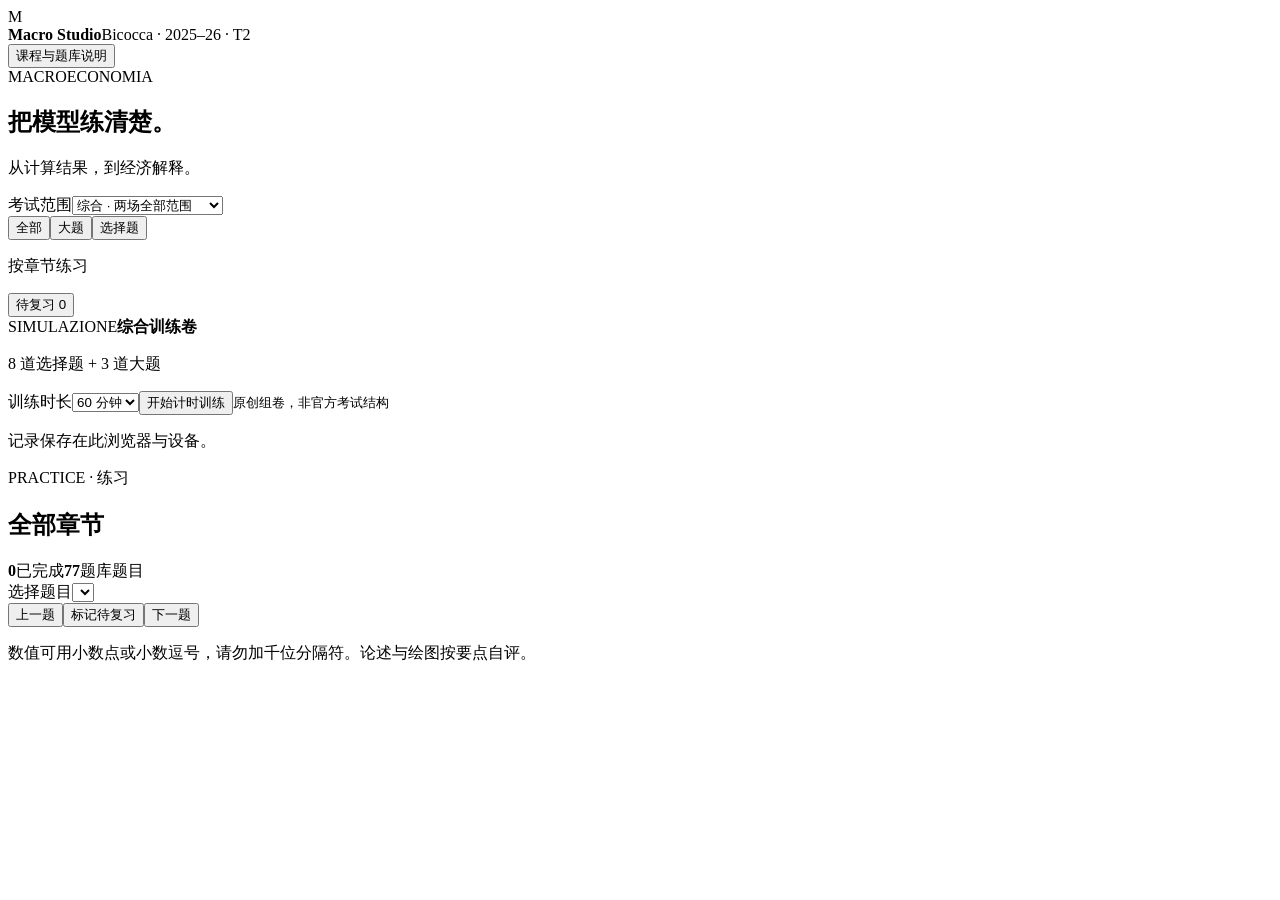
<file: shell.html>
<!doctype html>
<html lang="zh-CN">
<head>
 <meta charset="utf-8"><meta name="viewport" content="width=device-width,initial-scale=1">
 <title>Macro Studio · Bicocca 宏观练习</title>
 <meta name="description" content="2025–26 Bicocca 宏观经济学个人练习：37 道大题、40 道原创选择题、中文解析与综合训练。">
 <link rel="icon" type="image/svg+xml" href="data:image/svg+xml,%3Csvg xmlns='http://www.w3.org/2000/svg' viewBox='0 0 32 32'%3E%3Crect width='32' height='32' rx='7' fill='%23132840'/%3E%3Cpath d='M7 23V9h3l6 8 6-8h3v14h-4v-8l-5 6-5-6v8z' fill='%2348dbba'/%3E%3C/svg%3E">
 <style>/*__STYLES__*/</style>
</head>
<body>
 <header class="topbar"><div class="brand"><span class="brand-icon">M</span><div><strong>Macro Studio</strong><span>Bicocca · 2025–26 · T2</span></div></div><button id="aboutBtn" class="quiet">课程与题库说明</button></header>
 <main class="workspace">
  <aside class="sidebar" aria-label="练习设置">
   <div class="intro"><span class="eyebrow">MACROECONOMIA</span><h1>把模型练清楚。</h1><p>从计算结果，到经济解释。</p></div>
   <label for="scope">考试范围</label><select id="scope"><option value="all">综合 · 两场全部范围</option><option value="primo">Primo · 第一次期中</option><option value="secondo">Secondo · 第二次期中</option></select>
   <div class="segmented" aria-label="题型"><button data-type="all" aria-pressed="true">全部</button><button data-type="open" aria-pressed="false">大题</button><button data-type="mcq" aria-pressed="false">选择题</button></div>
   <p class="side-label">按章节练习</p><nav id="topics" aria-label="章节"></nav>
   <button id="wrongBtn" class="wrong-button">待复习 <span id="wrongCount">0</span></button>
   <div class="exam-box"><span class="eyebrow">SIMULAZIONE</span><strong>综合训练卷</strong><p>8 道选择题 + 3 道大题</p><label class="sr-only" for="duration">训练时长</label><select id="duration"><option value="60">60 分钟</option><option value="45">45 分钟</option><option value="90">90 分钟</option></select><button id="startExam">开始计时训练</button><small>原创组卷，非官方考试结构</small></div>
   <p class="storage-note" id="storageNote">记录保存在此浏览器与设备。</p>
  </aside>
  <section class="study" aria-label="答题区">
   <div class="study-heading"><div><span class="eyebrow" id="modeCaption">PRACTICE · 练习</span><h2 id="sectionTitle">全部章节</h2></div><div class="stats"><span><b id="statDone">0</b>已完成</span><span><b id="statTotal">77</b>题库题目</span></div></div>
   <div id="examStatus" hidden></div>
   <div class="question-bar"><label for="questionSelect" class="sr-only">选择题目</label><select id="questionSelect"></select><span id="position"></span></div>
   <article id="question" class="question-card"></article>
   <div class="pager"><button id="prevBtn" class="quiet">上一题</button><button id="markBtn" class="quiet">标记待复习</button><button id="nextBtn" class="quiet">下一题</button></div>
   <p class="bottom-note">数值可用小数点或小数逗号，请勿加千位分隔符。论述与绘图按要点自评。</p>
  </section>
 </main>
 <dialog id="about"><div class="dialog-top"><h2>课程与题库说明</h2><button id="closeAbout" class="quiet">关闭</button></div><p><strong>Macroeconomia e Politiche Economiche · T2</strong><br>2526-2-E3303M010-T2 · Luca Corazzini / Lucia Dalla Pellegrina</p><p>37 道大题依据两份复习资料的主题与推理方式编写；40 道选择题为原创训练。数值、措辞及部分设定作了调整，答案独立复核。本网站不是大学或教授发布的官方试题。</p><p>Primo：国民核算、商品市场、金融市场、IS–LM、劳动市场、Phillips、IS–LM–PC、Solow。Secondo：预期、开放经济、财政债务；选择题另覆盖大纲中的李嘉图等价与非常规货币政策。</p><p>官方大纲仅说明笔试，未确定选择题比例、题数或时长。网站中的计时和组卷是练习设置。</p><p>数值小问自动检查；开放论述与图形请参考解析自评，不计入选择题分数。汇率统一注明报价；百分比、百分点与小数输入按每问的单位填写。</p><p><a href="https://elearning.unimib.it/course/info.php?id=60793" target="_blank" rel="noopener">查看官方课程大纲</a></p><p>材料：Esercitazione di ripasso, I esame intermedio；Esercitazione ripasso per secondo esame intermedio – CON SOLUZIONI。网站没有上传原 PDF。</p><p>答题记录仅保存在当前浏览器。可导出备份，清理浏览器或改用其他设备时需重新导入。</p><div class="backup-actions"><button id="exportBtn" class="quiet">导出答题记录</button><label class="import-label" for="importFile">导入记录</label><input type="file" id="importFile" accept="application/json,.json" hidden></div><p id="backupMessage" role="status"></p></dialog>
 <dialog id="confirmPanel" aria-labelledby="confirmTitle"><div class="dialog-top"><h2 id="confirmTitle"></h2></div><p id="confirmText"></p><div class="backup-actions"><button id="confirmCancel" class="quiet">继续答题</button><button id="confirmProceed">确认</button></div></dialog>
 <div id="toast" role="status" aria-live="polite"></div>
 <script>/*__BANK__*/</script>
 <script>/*__APP__*/</script>
</body>
</html>
</file>
